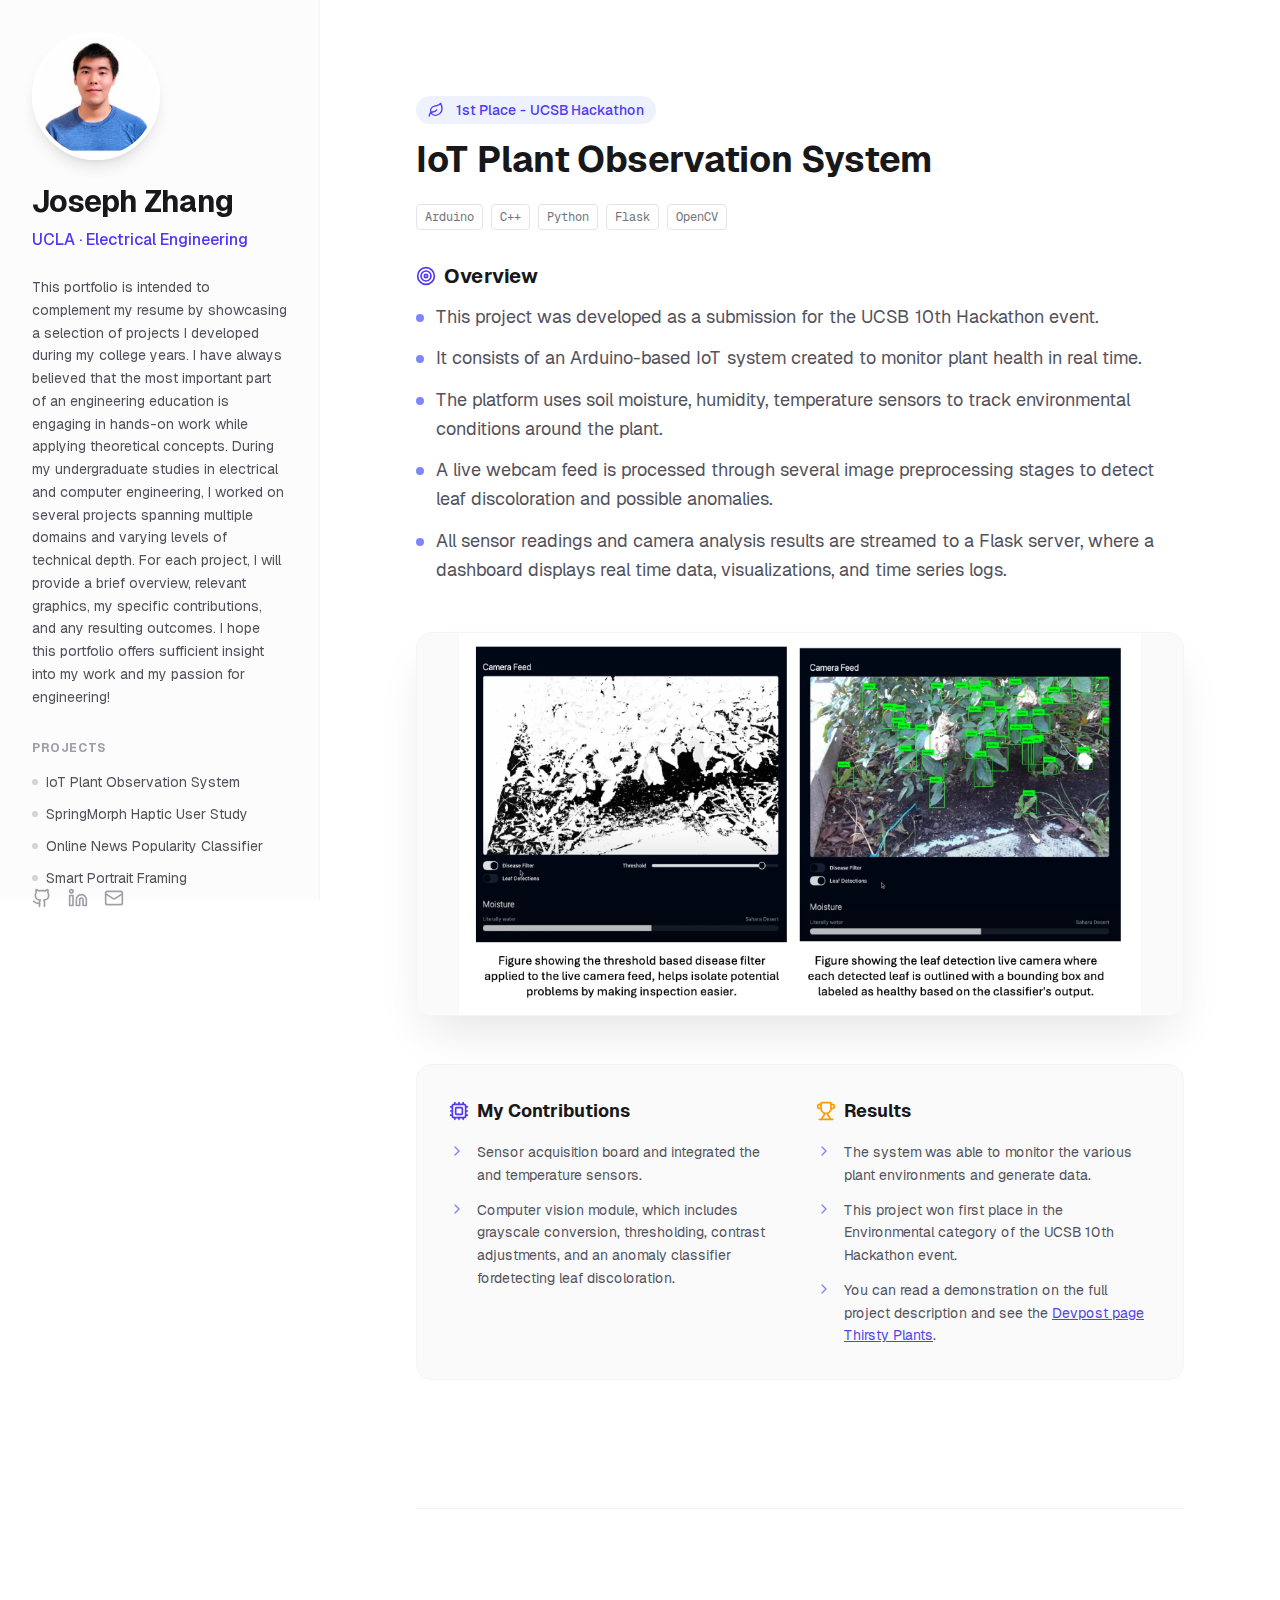
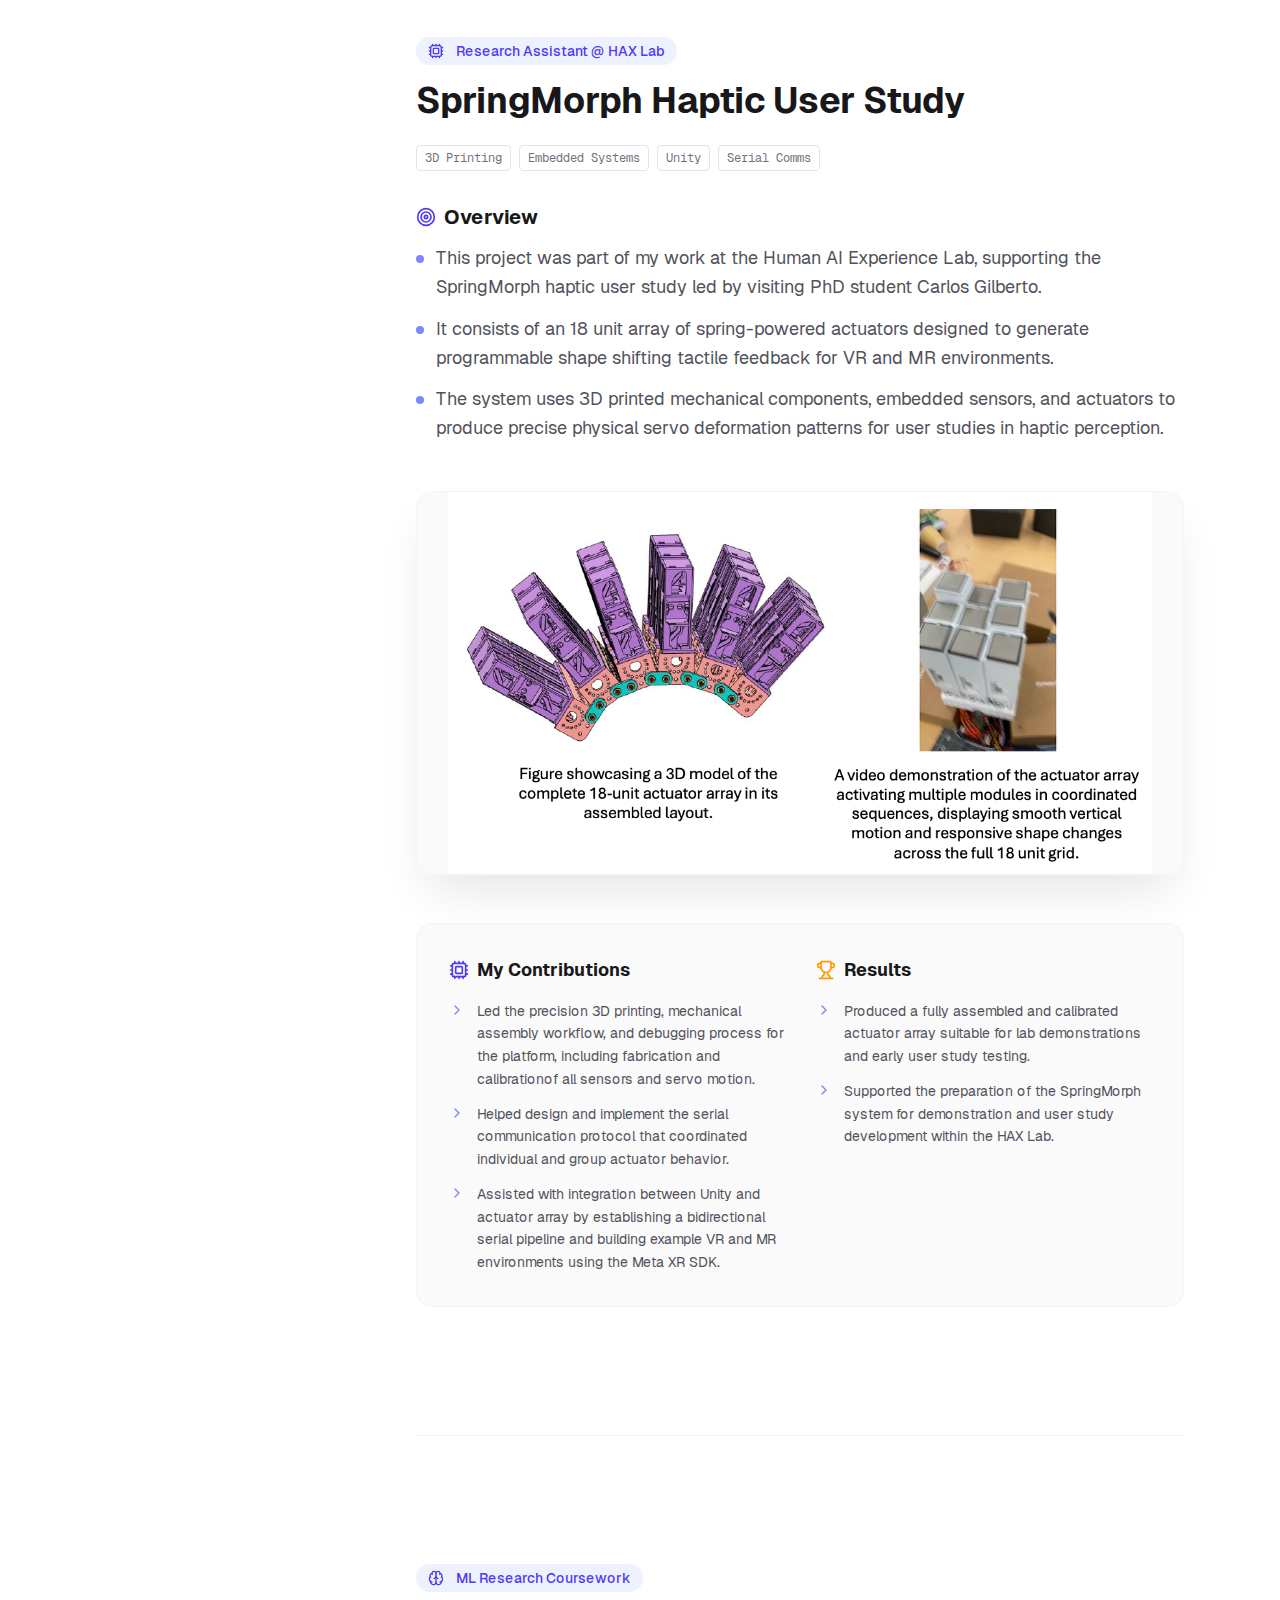
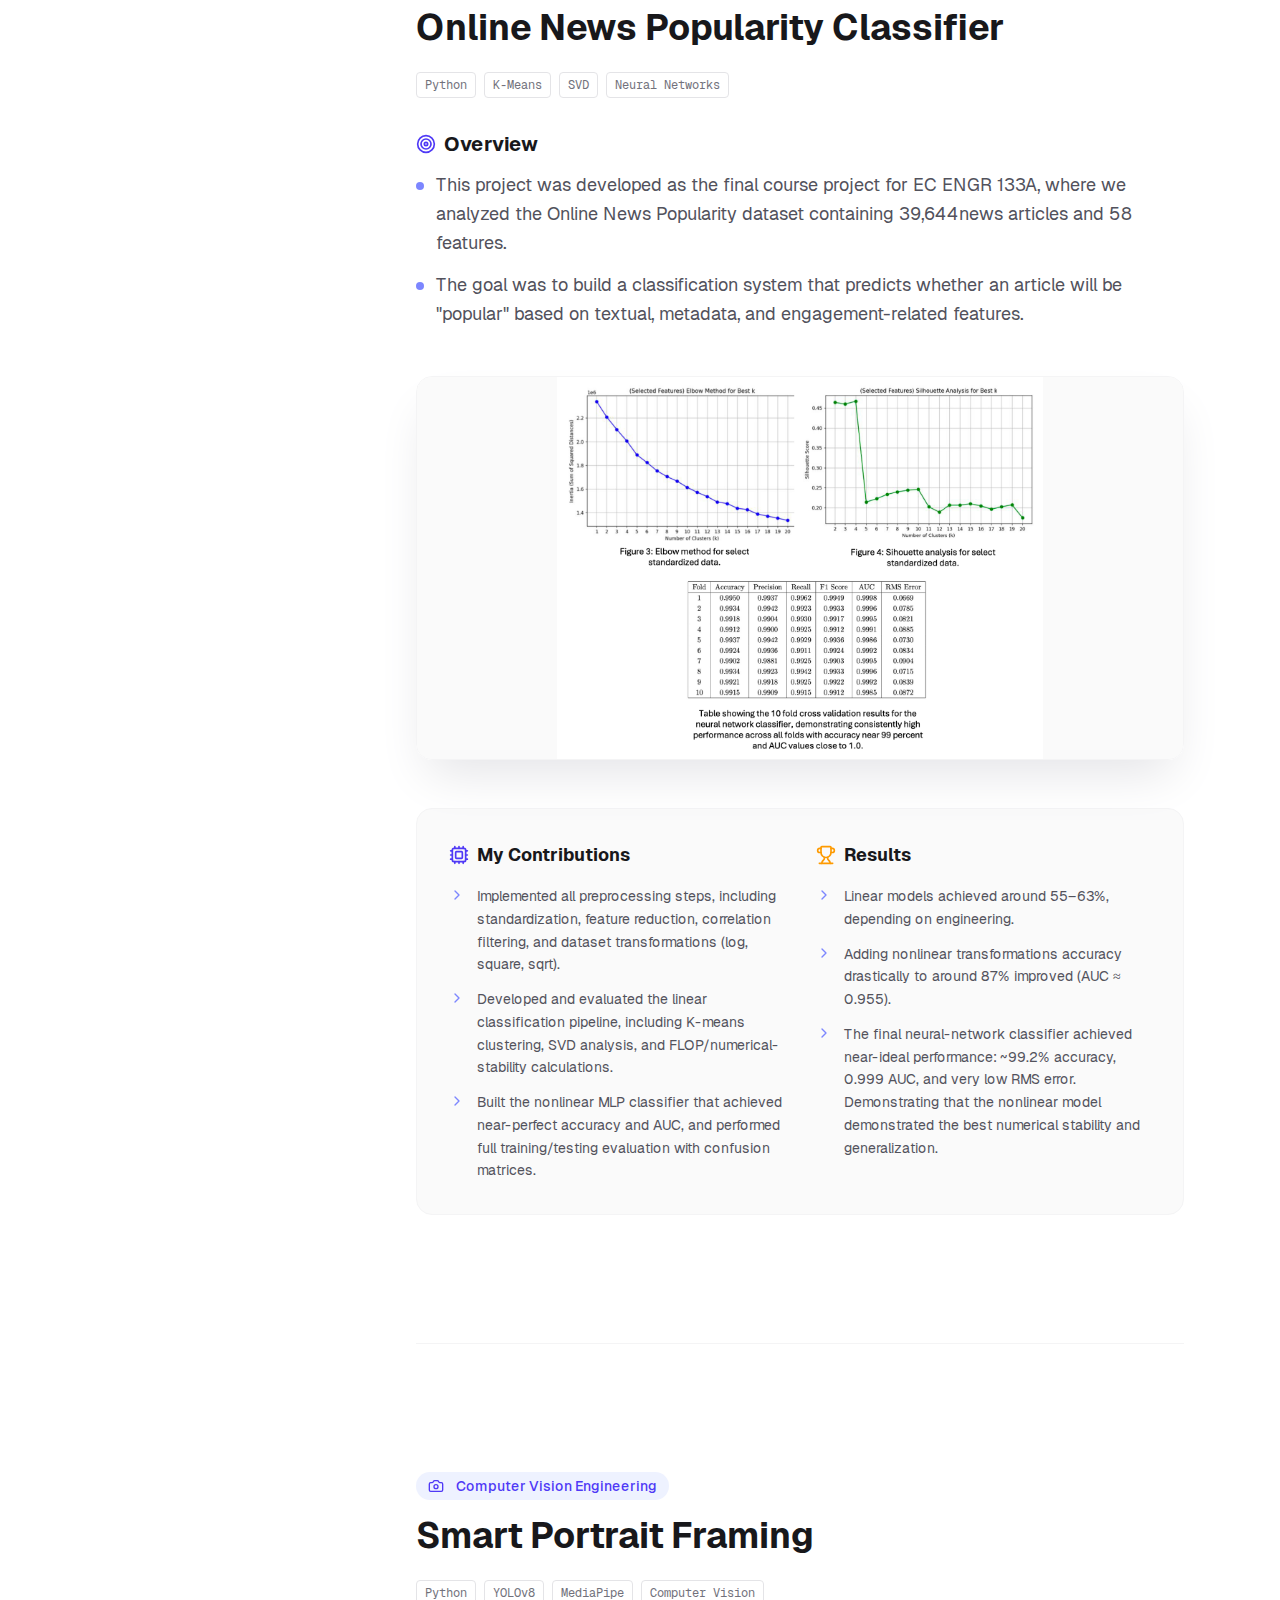
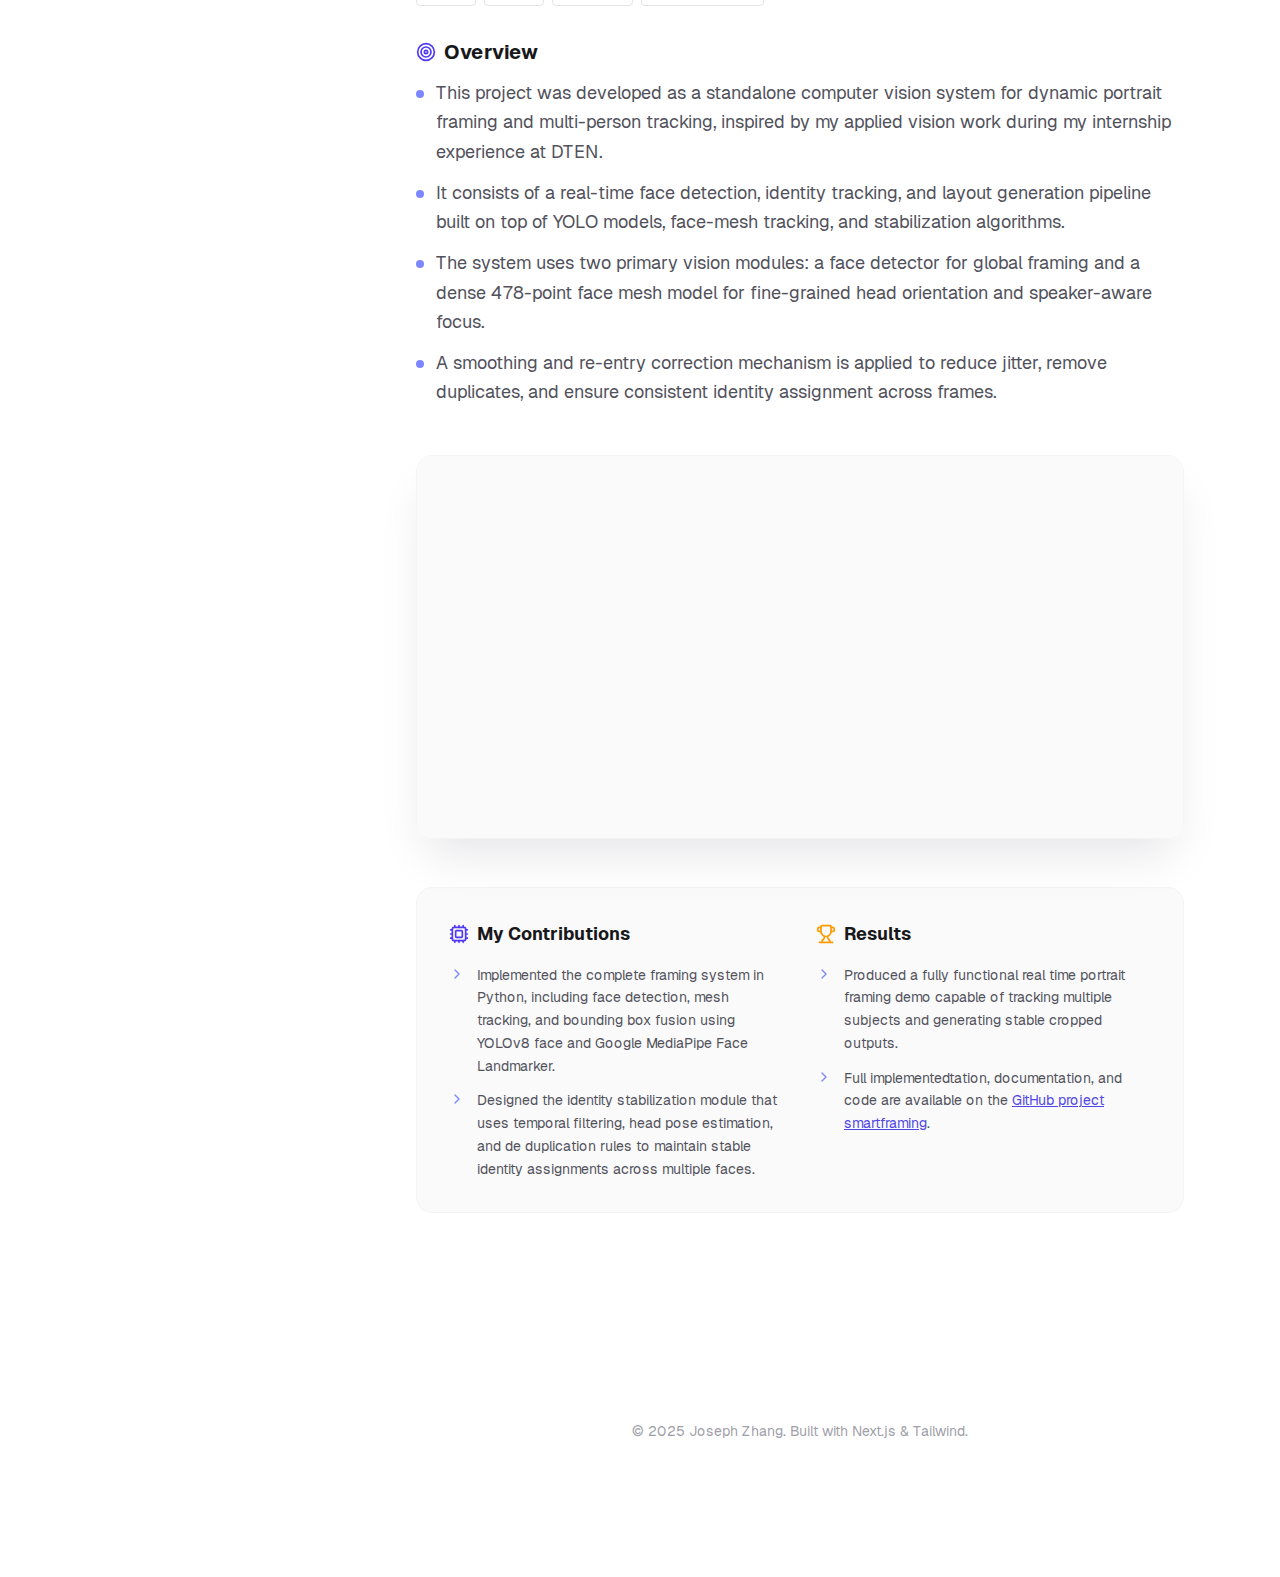
<file: index.html>
<!DOCTYPE html><!--aCotZ4_s4KCQkKZInzVlN--><html lang="en"><head><meta charSet="utf-8"/><meta name="viewport" content="width=device-width, initial-scale=1"/><link rel="preload" href="/_next/static/media/797e433ab948586e-s.p.dbea232f.woff2" as="font" crossorigin="" type="font/woff2"/><link rel="preload" href="/_next/static/media/caa3a2e1cccd8315-s.p.853070df.woff2" as="font" crossorigin="" type="font/woff2"/><link rel="stylesheet" href="/_next/static/chunks/27a96fdc2b616e41.css" data-precedence="next"/><link rel="preload" as="script" fetchPriority="low" href="/_next/static/chunks/9bbe87b3dd8dae73.js"/><script src="/_next/static/chunks/f8617911347c6989.js" async=""></script><script src="/_next/static/chunks/99fb14d46fc3e0c6.js" async=""></script><script src="/_next/static/chunks/turbopack-a1028a5bd855fbef.js" async=""></script><script src="/_next/static/chunks/ff1a16fafef87110.js" async=""></script><script src="/_next/static/chunks/247eb132b7f7b574.js" async=""></script><script src="/_next/static/chunks/2d6d48e05a4b738b.js" async=""></script><meta name="next-size-adjust" content=""/><title>Create Next App</title><meta name="description" content="Generated by create next app"/><link rel="icon" href="/favicon.ico?favicon.0b3bf435.ico" sizes="256x256" type="image/x-icon"/><script src="/_next/static/chunks/a6dad97d9634a72d.js" noModule=""></script></head><body class="geist_a71539c9-module__T19VSG__variable geist_mono_8d43a2aa-module__8Li5zG__variable antialiased"><div hidden=""><!--$--><!--/$--></div><div class="min-h-screen bg-white text-zinc-900 font-sans selection:bg-indigo-100 selection:text-indigo-900"><nav class="fixed top-0 left-0 w-full z-50 bg-white/80 backdrop-blur-md border-b border-zinc-200 px-6 py-4 flex justify-between items-center md:hidden"><span class="font-bold text-lg">Joseph Zhang</span><a href="https://ta1cy.github.io" class="text-sm font-medium text-indigo-600">GitHub Profile</a></nav><div class="max-w-7xl mx-auto flex flex-col md:flex-row"><aside class="md:w-1/3 lg:w-1/4 md:h-screen md:sticky md:top-0 p-8 flex flex-col justify-between border-r border-zinc-100 bg-zinc-50/50 pt-20 md:pt-8"><div><div class="relative w-32 h-32 mb-6 rounded-full overflow-hidden border-4 border-white shadow-lg"><img alt="Profile" loading="lazy" decoding="async" data-nimg="fill" class="object-cover" style="position:absolute;height:100%;width:100%;left:0;top:0;right:0;bottom:0;color:transparent" src="/profile.jpg"/></div><h1 class="text-3xl font-bold tracking-tight text-zinc-900 mb-2">Joseph Zhang</h1><p class="text-indigo-600 font-medium mb-6">UCLA · Electrical Engineering</p><p class="text-zinc-600 text-sm leading-relaxed mb-8">This portfolio is intended to complement my resume by showcasing a selection of projects I developed during my college years. I have always believed that the most important part of an engineering education is engaging in hands-on work while applying theoretical concepts. During my undergraduate studies in electrical and computer engineering, I worked on several projects spanning multiple domains and varying levels of technical depth. For each project, I will provide a brief overview, relevant graphics, my specific contributions, and any resulting outcomes. I hope this portfolio offers sufficient insight into my work and my passion for engineering!</p><nav class="hidden md:block"><p class="text-xs font-bold text-zinc-400 uppercase tracking-wider mb-4">Projects</p><ul class="space-y-3"><li><a href="#iot-plant" class="flex items-center gap-2 text-sm text-zinc-600 hover:text-indigo-600 transition group"><span class="w-1.5 h-1.5 rounded-full bg-zinc-300 group-hover:bg-indigo-600 transition"></span>IoT Plant Observation System</a></li><li><a href="#spring-morph" class="flex items-center gap-2 text-sm text-zinc-600 hover:text-indigo-600 transition group"><span class="w-1.5 h-1.5 rounded-full bg-zinc-300 group-hover:bg-indigo-600 transition"></span>SpringMorph Haptic User Study</a></li><li><a href="#news-classifier" class="flex items-center gap-2 text-sm text-zinc-600 hover:text-indigo-600 transition group"><span class="w-1.5 h-1.5 rounded-full bg-zinc-300 group-hover:bg-indigo-600 transition"></span>Online News Popularity Classifier</a></li><li><a href="#smart-framing" class="flex items-center gap-2 text-sm text-zinc-600 hover:text-indigo-600 transition group"><span class="w-1.5 h-1.5 rounded-full bg-zinc-300 group-hover:bg-indigo-600 transition"></span>Smart Portrait Framing</a></li></ul></nav></div><div class="flex gap-4 mt-8 md:mt-0"><a href="https://ta1cy.github.io" target="_blank" class="text-zinc-400 hover:text-zinc-900"><svg xmlns="http://www.w3.org/2000/svg" width="24" height="24" viewBox="0 0 24 24" fill="none" stroke="currentColor" stroke-width="2" stroke-linecap="round" stroke-linejoin="round" class="lucide lucide-github w-5 h-5" aria-hidden="true"><path d="M15 22v-4a4.8 4.8 0 0 0-1-3.5c3 0 6-2 6-5.5.08-1.25-.27-2.48-1-3.5.28-1.15.28-2.35 0-3.5 0 0-1 0-3 1.5-2.64-.5-5.36-.5-8 0C6 2 5 2 5 2c-.3 1.15-.3 2.35 0 3.5A5.403 5.403 0 0 0 4 9c0 3.5 3 5.5 6 5.5-.39.49-.68 1.05-.85 1.65-.17.6-.22 1.23-.15 1.85v4"></path><path d="M9 18c-4.51 2-5-2-7-2"></path></svg></a><a href="https://linkedin.com/in/jz432" target="_blank" class="text-zinc-400 hover:text-zinc-900"><svg xmlns="http://www.w3.org/2000/svg" width="24" height="24" viewBox="0 0 24 24" fill="none" stroke="currentColor" stroke-width="2" stroke-linecap="round" stroke-linejoin="round" class="lucide lucide-linkedin w-5 h-5" aria-hidden="true"><path d="M16 8a6 6 0 0 1 6 6v7h-4v-7a2 2 0 0 0-2-2 2 2 0 0 0-2 2v7h-4v-7a6 6 0 0 1 6-6z"></path><rect width="4" height="12" x="2" y="9"></rect><circle cx="4" cy="4" r="2"></circle></svg></a><a href="mailto:yanzh2432@gmail.com" class="text-zinc-400 hover:text-zinc-900"><svg xmlns="http://www.w3.org/2000/svg" width="24" height="24" viewBox="0 0 24 24" fill="none" stroke="currentColor" stroke-width="2" stroke-linecap="round" stroke-linejoin="round" class="lucide lucide-mail w-5 h-5" aria-hidden="true"><path d="m22 7-8.991 5.727a2 2 0 0 1-2.009 0L2 7"></path><rect x="2" y="4" width="20" height="16" rx="2"></rect></svg></a></div></aside><main class="md:w-2/3 lg:w-3/4 p-6 md:p-16 lg:p-24 space-y-32"><section id="iot-plant" class="scroll-mt-20"><div class="mb-8"><div class="flex items-center gap-3 mb-4 text-indigo-600 font-medium text-sm bg-indigo-50 w-fit px-3 py-1 rounded-full"><svg xmlns="http://www.w3.org/2000/svg" width="24" height="24" viewBox="0 0 24 24" fill="none" stroke="currentColor" stroke-width="2" stroke-linecap="round" stroke-linejoin="round" class="lucide lucide-leaf w-4 h-4" aria-hidden="true"><path d="M11 20A7 7 0 0 1 9.8 6.1C15.5 5 17 4.48 19 2c1 2 2 4.18 2 8 0 5.5-4.78 10-10 10Z"></path><path d="M2 21c0-3 1.85-5.36 5.08-6C9.5 14.52 12 13 13 12"></path></svg>1st Place - UCSB Hackathon</div><h2 class="text-3xl md:text-4xl font-bold text-zinc-900 mb-6">IoT Plant Observation System</h2><div class="flex flex-wrap gap-2 mb-8"><span class="text-xs font-mono text-zinc-500 border border-zinc-200 px-2 py-1 rounded">Arduino</span><span class="text-xs font-mono text-zinc-500 border border-zinc-200 px-2 py-1 rounded">C++</span><span class="text-xs font-mono text-zinc-500 border border-zinc-200 px-2 py-1 rounded">Python</span><span class="text-xs font-mono text-zinc-500 border border-zinc-200 px-2 py-1 rounded">Flask</span><span class="text-xs font-mono text-zinc-500 border border-zinc-200 px-2 py-1 rounded">OpenCV</span></div></div><div class="grid grid-cols-1 gap-12"><div class="prose prose-zinc max-w-none"><h3 class="text-xl font-bold text-zinc-900 mb-3 flex items-center gap-2"><svg xmlns="http://www.w3.org/2000/svg" width="24" height="24" viewBox="0 0 24 24" fill="none" stroke="currentColor" stroke-width="2" stroke-linecap="round" stroke-linejoin="round" class="lucide lucide-target w-5 h-5 text-indigo-600" aria-hidden="true"><circle cx="12" cy="12" r="10"></circle><circle cx="12" cy="12" r="6"></circle><circle cx="12" cy="12" r="2"></circle></svg> Overview</h3><ul class="space-y-3"><li class="flex gap-3 text-zinc-600 leading-relaxed text-lg"><span class="w-2 h-2 bg-indigo-400 rounded-full shrink-0 mt-3"></span>This project was developed as a submission for the UCSB 10th Hackathon event.</li><li class="flex gap-3 text-zinc-600 leading-relaxed text-lg"><span class="w-2 h-2 bg-indigo-400 rounded-full shrink-0 mt-3"></span>It consists of an Arduino-based IoT system created to monitor plant health in real time.</li><li class="flex gap-3 text-zinc-600 leading-relaxed text-lg"><span class="w-2 h-2 bg-indigo-400 rounded-full shrink-0 mt-3"></span>The platform uses soil moisture, humidity, temperature sensors to track environmental conditions around the plant.</li><li class="flex gap-3 text-zinc-600 leading-relaxed text-lg"><span class="w-2 h-2 bg-indigo-400 rounded-full shrink-0 mt-3"></span>A live webcam feed is processed through several image preprocessing stages to detect leaf discoloration and possible anomalies.</li><li class="flex gap-3 text-zinc-600 leading-relaxed text-lg"><span class="w-2 h-2 bg-indigo-400 rounded-full shrink-0 mt-3"></span>All sensor readings and camera analysis results are streamed to a Flask server, where a dashboard displays real time data, visualizations, and time series logs.</li></ul></div><div class="relative w-full aspect-[4/3] max-h-96 rounded-2xl overflow-hidden shadow-2xl shadow-zinc-200 border border-zinc-100"><img alt="IoT Plant Observation System" loading="lazy" decoding="async" data-nimg="fill" class="object-contain hover:scale-105 transition duration-700 bg-zinc-50" style="position:absolute;height:100%;width:100%;left:0;top:0;right:0;bottom:0;color:transparent" src="/plant-iot.png"/></div><div class="grid md:grid-cols-2 gap-8 bg-zinc-50 p-8 rounded-2xl border border-zinc-100"><div><h3 class="text-lg font-bold text-zinc-900 mb-4 flex items-center gap-2"><svg xmlns="http://www.w3.org/2000/svg" width="24" height="24" viewBox="0 0 24 24" fill="none" stroke="currentColor" stroke-width="2" stroke-linecap="round" stroke-linejoin="round" class="lucide lucide-cpu w-5 h-5 text-indigo-600" aria-hidden="true"><path d="M12 20v2"></path><path d="M12 2v2"></path><path d="M17 20v2"></path><path d="M17 2v2"></path><path d="M2 12h2"></path><path d="M2 17h2"></path><path d="M2 7h2"></path><path d="M20 12h2"></path><path d="M20 17h2"></path><path d="M20 7h2"></path><path d="M7 20v2"></path><path d="M7 2v2"></path><rect x="4" y="4" width="16" height="16" rx="2"></rect><rect x="8" y="8" width="8" height="8" rx="1"></rect></svg> My Contributions</h3><ul class="space-y-3"><li class="flex gap-3 text-zinc-600 text-sm leading-relaxed"><svg xmlns="http://www.w3.org/2000/svg" width="24" height="24" viewBox="0 0 24 24" fill="none" stroke="currentColor" stroke-width="2" stroke-linecap="round" stroke-linejoin="round" class="lucide lucide-chevron-right w-4 h-4 text-indigo-400 shrink-0 mt-0.5" aria-hidden="true"><path d="m9 18 6-6-6-6"></path></svg>Sensor acquisition board and integrated the and temperature sensors.</li><li class="flex gap-3 text-zinc-600 text-sm leading-relaxed"><svg xmlns="http://www.w3.org/2000/svg" width="24" height="24" viewBox="0 0 24 24" fill="none" stroke="currentColor" stroke-width="2" stroke-linecap="round" stroke-linejoin="round" class="lucide lucide-chevron-right w-4 h-4 text-indigo-400 shrink-0 mt-0.5" aria-hidden="true"><path d="m9 18 6-6-6-6"></path></svg>Computer vision module, which includes grayscale conversion, thresholding, contrast adjustments, and an anomaly classifier fordetecting leaf discoloration.</li></ul></div><div><h3 class="text-lg font-bold text-zinc-900 mb-4 flex items-center gap-2"><svg xmlns="http://www.w3.org/2000/svg" width="24" height="24" viewBox="0 0 24 24" fill="none" stroke="currentColor" stroke-width="2" stroke-linecap="round" stroke-linejoin="round" class="lucide lucide-trophy w-5 h-5 text-amber-500" aria-hidden="true"><path d="M10 14.66v1.626a2 2 0 0 1-.976 1.696A5 5 0 0 0 7 21.978"></path><path d="M14 14.66v1.626a2 2 0 0 0 .976 1.696A5 5 0 0 1 17 21.978"></path><path d="M18 9h1.5a1 1 0 0 0 0-5H18"></path><path d="M4 22h16"></path><path d="M6 9a6 6 0 0 0 12 0V3a1 1 0 0 0-1-1H7a1 1 0 0 0-1 1z"></path><path d="M6 9H4.5a1 1 0 0 1 0-5H6"></path></svg> Results</h3><ul class="space-y-3"><li class="flex gap-3 text-zinc-600 text-sm leading-relaxed"><svg xmlns="http://www.w3.org/2000/svg" width="24" height="24" viewBox="0 0 24 24" fill="none" stroke="currentColor" stroke-width="2" stroke-linecap="round" stroke-linejoin="round" class="lucide lucide-chevron-right w-4 h-4 text-indigo-400 shrink-0 mt-0.5" aria-hidden="true"><path d="m9 18 6-6-6-6"></path></svg><span>The system was able to monitor the various plant environments and generate data.</span></li><li class="flex gap-3 text-zinc-600 text-sm leading-relaxed"><svg xmlns="http://www.w3.org/2000/svg" width="24" height="24" viewBox="0 0 24 24" fill="none" stroke="currentColor" stroke-width="2" stroke-linecap="round" stroke-linejoin="round" class="lucide lucide-chevron-right w-4 h-4 text-indigo-400 shrink-0 mt-0.5" aria-hidden="true"><path d="m9 18 6-6-6-6"></path></svg><span>This project won first place in the Environmental category of the UCSB 10th Hackathon event.</span></li><li class="flex gap-3 text-zinc-600 text-sm leading-relaxed"><svg xmlns="http://www.w3.org/2000/svg" width="24" height="24" viewBox="0 0 24 24" fill="none" stroke="currentColor" stroke-width="2" stroke-linecap="round" stroke-linejoin="round" class="lucide lucide-chevron-right w-4 h-4 text-indigo-400 shrink-0 mt-0.5" aria-hidden="true"><path d="m9 18 6-6-6-6"></path></svg><span>You can read a demonstration on the full project description and see the <a href='https://devpost.com/software/thirsty-plants?_gl=1*1m9iuph*_gcl_au*MTgzNTA5Nzc2NC4xNzU5MjE1MTAy*_ga*MjEwNTc5OTc2My4xNzU5MjE1MTAy*_ga_0YHJK3Y10M*czE3NjQwOTY2ODYkbzckZzEkdDE3NjQwOTg3MTAkajU2JGwwJGgw' target='_blank' style='color: #4f46e5; text-decoration: underline;'>Devpost page Thirsty Plants</a>.</span></li></ul></div></div></div><div class="w-full h-px bg-zinc-100 mt-32"></div></section><section id="spring-morph" class="scroll-mt-20"><div class="mb-8"><div class="flex items-center gap-3 mb-4 text-indigo-600 font-medium text-sm bg-indigo-50 w-fit px-3 py-1 rounded-full"><svg xmlns="http://www.w3.org/2000/svg" width="24" height="24" viewBox="0 0 24 24" fill="none" stroke="currentColor" stroke-width="2" stroke-linecap="round" stroke-linejoin="round" class="lucide lucide-cpu w-4 h-4" aria-hidden="true"><path d="M12 20v2"></path><path d="M12 2v2"></path><path d="M17 20v2"></path><path d="M17 2v2"></path><path d="M2 12h2"></path><path d="M2 17h2"></path><path d="M2 7h2"></path><path d="M20 12h2"></path><path d="M20 17h2"></path><path d="M20 7h2"></path><path d="M7 20v2"></path><path d="M7 2v2"></path><rect x="4" y="4" width="16" height="16" rx="2"></rect><rect x="8" y="8" width="8" height="8" rx="1"></rect></svg>Research Assistant @ HAX Lab</div><h2 class="text-3xl md:text-4xl font-bold text-zinc-900 mb-6">SpringMorph Haptic User Study</h2><div class="flex flex-wrap gap-2 mb-8"><span class="text-xs font-mono text-zinc-500 border border-zinc-200 px-2 py-1 rounded">3D Printing</span><span class="text-xs font-mono text-zinc-500 border border-zinc-200 px-2 py-1 rounded">Embedded Systems</span><span class="text-xs font-mono text-zinc-500 border border-zinc-200 px-2 py-1 rounded">Unity</span><span class="text-xs font-mono text-zinc-500 border border-zinc-200 px-2 py-1 rounded">Serial Comms</span></div></div><div class="grid grid-cols-1 gap-12"><div class="prose prose-zinc max-w-none"><h3 class="text-xl font-bold text-zinc-900 mb-3 flex items-center gap-2"><svg xmlns="http://www.w3.org/2000/svg" width="24" height="24" viewBox="0 0 24 24" fill="none" stroke="currentColor" stroke-width="2" stroke-linecap="round" stroke-linejoin="round" class="lucide lucide-target w-5 h-5 text-indigo-600" aria-hidden="true"><circle cx="12" cy="12" r="10"></circle><circle cx="12" cy="12" r="6"></circle><circle cx="12" cy="12" r="2"></circle></svg> Overview</h3><ul class="space-y-3"><li class="flex gap-3 text-zinc-600 leading-relaxed text-lg"><span class="w-2 h-2 bg-indigo-400 rounded-full shrink-0 mt-3"></span>This project was part of my work at the Human AI Experience Lab, supporting the SpringMorph haptic user study led by visiting PhD student Carlos Gilberto.</li><li class="flex gap-3 text-zinc-600 leading-relaxed text-lg"><span class="w-2 h-2 bg-indigo-400 rounded-full shrink-0 mt-3"></span>It consists of an 18 unit array of spring-powered actuators designed to generate programmable shape shifting tactile feedback for VR and MR environments.</li><li class="flex gap-3 text-zinc-600 leading-relaxed text-lg"><span class="w-2 h-2 bg-indigo-400 rounded-full shrink-0 mt-3"></span>The system uses 3D printed mechanical components, embedded sensors, and actuators to produce precise physical servo deformation patterns for user studies in haptic perception.</li></ul></div><div class="relative w-full aspect-[4/3] max-h-96 rounded-2xl overflow-hidden shadow-2xl shadow-zinc-200 border border-zinc-100"><img alt="SpringMorph Haptic User Study" loading="lazy" decoding="async" data-nimg="fill" class="object-contain hover:scale-105 transition duration-700 bg-zinc-50" style="position:absolute;height:100%;width:100%;left:0;top:0;right:0;bottom:0;color:transparent" src="/springmorph.png"/></div><div class="grid md:grid-cols-2 gap-8 bg-zinc-50 p-8 rounded-2xl border border-zinc-100"><div><h3 class="text-lg font-bold text-zinc-900 mb-4 flex items-center gap-2"><svg xmlns="http://www.w3.org/2000/svg" width="24" height="24" viewBox="0 0 24 24" fill="none" stroke="currentColor" stroke-width="2" stroke-linecap="round" stroke-linejoin="round" class="lucide lucide-cpu w-5 h-5 text-indigo-600" aria-hidden="true"><path d="M12 20v2"></path><path d="M12 2v2"></path><path d="M17 20v2"></path><path d="M17 2v2"></path><path d="M2 12h2"></path><path d="M2 17h2"></path><path d="M2 7h2"></path><path d="M20 12h2"></path><path d="M20 17h2"></path><path d="M20 7h2"></path><path d="M7 20v2"></path><path d="M7 2v2"></path><rect x="4" y="4" width="16" height="16" rx="2"></rect><rect x="8" y="8" width="8" height="8" rx="1"></rect></svg> My Contributions</h3><ul class="space-y-3"><li class="flex gap-3 text-zinc-600 text-sm leading-relaxed"><svg xmlns="http://www.w3.org/2000/svg" width="24" height="24" viewBox="0 0 24 24" fill="none" stroke="currentColor" stroke-width="2" stroke-linecap="round" stroke-linejoin="round" class="lucide lucide-chevron-right w-4 h-4 text-indigo-400 shrink-0 mt-0.5" aria-hidden="true"><path d="m9 18 6-6-6-6"></path></svg>Led the precision 3D printing, mechanical assembly workflow, and debugging process for the platform, including fabrication and calibrationof all sensors and servo motion.</li><li class="flex gap-3 text-zinc-600 text-sm leading-relaxed"><svg xmlns="http://www.w3.org/2000/svg" width="24" height="24" viewBox="0 0 24 24" fill="none" stroke="currentColor" stroke-width="2" stroke-linecap="round" stroke-linejoin="round" class="lucide lucide-chevron-right w-4 h-4 text-indigo-400 shrink-0 mt-0.5" aria-hidden="true"><path d="m9 18 6-6-6-6"></path></svg>Helped design and implement the serial communication protocol that coordinated individual and group actuator behavior.</li><li class="flex gap-3 text-zinc-600 text-sm leading-relaxed"><svg xmlns="http://www.w3.org/2000/svg" width="24" height="24" viewBox="0 0 24 24" fill="none" stroke="currentColor" stroke-width="2" stroke-linecap="round" stroke-linejoin="round" class="lucide lucide-chevron-right w-4 h-4 text-indigo-400 shrink-0 mt-0.5" aria-hidden="true"><path d="m9 18 6-6-6-6"></path></svg>Assisted with integration between Unity and actuator array by establishing a bidirectional serial pipeline and building example VR and MR environments using the Meta XR SDK.</li></ul></div><div><h3 class="text-lg font-bold text-zinc-900 mb-4 flex items-center gap-2"><svg xmlns="http://www.w3.org/2000/svg" width="24" height="24" viewBox="0 0 24 24" fill="none" stroke="currentColor" stroke-width="2" stroke-linecap="round" stroke-linejoin="round" class="lucide lucide-trophy w-5 h-5 text-amber-500" aria-hidden="true"><path d="M10 14.66v1.626a2 2 0 0 1-.976 1.696A5 5 0 0 0 7 21.978"></path><path d="M14 14.66v1.626a2 2 0 0 0 .976 1.696A5 5 0 0 1 17 21.978"></path><path d="M18 9h1.5a1 1 0 0 0 0-5H18"></path><path d="M4 22h16"></path><path d="M6 9a6 6 0 0 0 12 0V3a1 1 0 0 0-1-1H7a1 1 0 0 0-1 1z"></path><path d="M6 9H4.5a1 1 0 0 1 0-5H6"></path></svg> Results</h3><ul class="space-y-3"><li class="flex gap-3 text-zinc-600 text-sm leading-relaxed"><svg xmlns="http://www.w3.org/2000/svg" width="24" height="24" viewBox="0 0 24 24" fill="none" stroke="currentColor" stroke-width="2" stroke-linecap="round" stroke-linejoin="round" class="lucide lucide-chevron-right w-4 h-4 text-indigo-400 shrink-0 mt-0.5" aria-hidden="true"><path d="m9 18 6-6-6-6"></path></svg><span>Produced a fully assembled and calibrated actuator array suitable for lab demonstrations and early user study testing.</span></li><li class="flex gap-3 text-zinc-600 text-sm leading-relaxed"><svg xmlns="http://www.w3.org/2000/svg" width="24" height="24" viewBox="0 0 24 24" fill="none" stroke="currentColor" stroke-width="2" stroke-linecap="round" stroke-linejoin="round" class="lucide lucide-chevron-right w-4 h-4 text-indigo-400 shrink-0 mt-0.5" aria-hidden="true"><path d="m9 18 6-6-6-6"></path></svg><span>Supported the preparation of the SpringMorph system for demonstration and user study development within the HAX Lab.</span></li></ul></div></div></div><div class="w-full h-px bg-zinc-100 mt-32"></div></section><section id="news-classifier" class="scroll-mt-20"><div class="mb-8"><div class="flex items-center gap-3 mb-4 text-indigo-600 font-medium text-sm bg-indigo-50 w-fit px-3 py-1 rounded-full"><svg xmlns="http://www.w3.org/2000/svg" width="24" height="24" viewBox="0 0 24 24" fill="none" stroke="currentColor" stroke-width="2" stroke-linecap="round" stroke-linejoin="round" class="lucide lucide-brain w-4 h-4" aria-hidden="true"><path d="M12 18V5"></path><path d="M15 13a4.17 4.17 0 0 1-3-4 4.17 4.17 0 0 1-3 4"></path><path d="M17.598 6.5A3 3 0 1 0 12 5a3 3 0 1 0-5.598 1.5"></path><path d="M17.997 5.125a4 4 0 0 1 2.526 5.77"></path><path d="M18 18a4 4 0 0 0 2-7.464"></path><path d="M19.967 17.483A4 4 0 1 1 12 18a4 4 0 1 1-7.967-.517"></path><path d="M6 18a4 4 0 0 1-2-7.464"></path><path d="M6.003 5.125a4 4 0 0 0-2.526 5.77"></path></svg>ML Research Coursework</div><h2 class="text-3xl md:text-4xl font-bold text-zinc-900 mb-6">Online News Popularity Classifier</h2><div class="flex flex-wrap gap-2 mb-8"><span class="text-xs font-mono text-zinc-500 border border-zinc-200 px-2 py-1 rounded">Python</span><span class="text-xs font-mono text-zinc-500 border border-zinc-200 px-2 py-1 rounded">K-Means</span><span class="text-xs font-mono text-zinc-500 border border-zinc-200 px-2 py-1 rounded">SVD</span><span class="text-xs font-mono text-zinc-500 border border-zinc-200 px-2 py-1 rounded">Neural Networks</span></div></div><div class="grid grid-cols-1 gap-12"><div class="prose prose-zinc max-w-none"><h3 class="text-xl font-bold text-zinc-900 mb-3 flex items-center gap-2"><svg xmlns="http://www.w3.org/2000/svg" width="24" height="24" viewBox="0 0 24 24" fill="none" stroke="currentColor" stroke-width="2" stroke-linecap="round" stroke-linejoin="round" class="lucide lucide-target w-5 h-5 text-indigo-600" aria-hidden="true"><circle cx="12" cy="12" r="10"></circle><circle cx="12" cy="12" r="6"></circle><circle cx="12" cy="12" r="2"></circle></svg> Overview</h3><ul class="space-y-3"><li class="flex gap-3 text-zinc-600 leading-relaxed text-lg"><span class="w-2 h-2 bg-indigo-400 rounded-full shrink-0 mt-3"></span>This project was developed as the final course project for EC ENGR 133A, where we analyzed the Online News Popularity dataset containing 39,644news articles and 58 features.</li><li class="flex gap-3 text-zinc-600 leading-relaxed text-lg"><span class="w-2 h-2 bg-indigo-400 rounded-full shrink-0 mt-3"></span>The goal was to build a classification system that predicts whether an article will be &quot;popular&quot; based on textual, metadata, and engagement-related features.</li></ul></div><div class="relative w-full aspect-[4/3] max-h-96 rounded-2xl overflow-hidden shadow-2xl shadow-zinc-200 border border-zinc-100"><img alt="Online News Popularity Classifier" loading="lazy" decoding="async" data-nimg="fill" class="object-contain hover:scale-105 transition duration-700 bg-zinc-50" style="position:absolute;height:100%;width:100%;left:0;top:0;right:0;bottom:0;color:transparent" src="/news-ai.png"/></div><div class="grid md:grid-cols-2 gap-8 bg-zinc-50 p-8 rounded-2xl border border-zinc-100"><div><h3 class="text-lg font-bold text-zinc-900 mb-4 flex items-center gap-2"><svg xmlns="http://www.w3.org/2000/svg" width="24" height="24" viewBox="0 0 24 24" fill="none" stroke="currentColor" stroke-width="2" stroke-linecap="round" stroke-linejoin="round" class="lucide lucide-cpu w-5 h-5 text-indigo-600" aria-hidden="true"><path d="M12 20v2"></path><path d="M12 2v2"></path><path d="M17 20v2"></path><path d="M17 2v2"></path><path d="M2 12h2"></path><path d="M2 17h2"></path><path d="M2 7h2"></path><path d="M20 12h2"></path><path d="M20 17h2"></path><path d="M20 7h2"></path><path d="M7 20v2"></path><path d="M7 2v2"></path><rect x="4" y="4" width="16" height="16" rx="2"></rect><rect x="8" y="8" width="8" height="8" rx="1"></rect></svg> My Contributions</h3><ul class="space-y-3"><li class="flex gap-3 text-zinc-600 text-sm leading-relaxed"><svg xmlns="http://www.w3.org/2000/svg" width="24" height="24" viewBox="0 0 24 24" fill="none" stroke="currentColor" stroke-width="2" stroke-linecap="round" stroke-linejoin="round" class="lucide lucide-chevron-right w-4 h-4 text-indigo-400 shrink-0 mt-0.5" aria-hidden="true"><path d="m9 18 6-6-6-6"></path></svg>Implemented all preprocessing steps, including standardization, feature reduction, correlation filtering, and dataset transformations (log, square, sqrt).</li><li class="flex gap-3 text-zinc-600 text-sm leading-relaxed"><svg xmlns="http://www.w3.org/2000/svg" width="24" height="24" viewBox="0 0 24 24" fill="none" stroke="currentColor" stroke-width="2" stroke-linecap="round" stroke-linejoin="round" class="lucide lucide-chevron-right w-4 h-4 text-indigo-400 shrink-0 mt-0.5" aria-hidden="true"><path d="m9 18 6-6-6-6"></path></svg>Developed and evaluated the linear classification pipeline, including K-means clustering, SVD analysis, and FLOP/numerical-stability calculations.</li><li class="flex gap-3 text-zinc-600 text-sm leading-relaxed"><svg xmlns="http://www.w3.org/2000/svg" width="24" height="24" viewBox="0 0 24 24" fill="none" stroke="currentColor" stroke-width="2" stroke-linecap="round" stroke-linejoin="round" class="lucide lucide-chevron-right w-4 h-4 text-indigo-400 shrink-0 mt-0.5" aria-hidden="true"><path d="m9 18 6-6-6-6"></path></svg>Built the nonlinear MLP classifier that achieved near-perfect accuracy and AUC, and performed full training/testing evaluation with confusion matrices.</li></ul></div><div><h3 class="text-lg font-bold text-zinc-900 mb-4 flex items-center gap-2"><svg xmlns="http://www.w3.org/2000/svg" width="24" height="24" viewBox="0 0 24 24" fill="none" stroke="currentColor" stroke-width="2" stroke-linecap="round" stroke-linejoin="round" class="lucide lucide-trophy w-5 h-5 text-amber-500" aria-hidden="true"><path d="M10 14.66v1.626a2 2 0 0 1-.976 1.696A5 5 0 0 0 7 21.978"></path><path d="M14 14.66v1.626a2 2 0 0 0 .976 1.696A5 5 0 0 1 17 21.978"></path><path d="M18 9h1.5a1 1 0 0 0 0-5H18"></path><path d="M4 22h16"></path><path d="M6 9a6 6 0 0 0 12 0V3a1 1 0 0 0-1-1H7a1 1 0 0 0-1 1z"></path><path d="M6 9H4.5a1 1 0 0 1 0-5H6"></path></svg> Results</h3><ul class="space-y-3"><li class="flex gap-3 text-zinc-600 text-sm leading-relaxed"><svg xmlns="http://www.w3.org/2000/svg" width="24" height="24" viewBox="0 0 24 24" fill="none" stroke="currentColor" stroke-width="2" stroke-linecap="round" stroke-linejoin="round" class="lucide lucide-chevron-right w-4 h-4 text-indigo-400 shrink-0 mt-0.5" aria-hidden="true"><path d="m9 18 6-6-6-6"></path></svg><span>Linear models achieved around 55–63%, depending on engineering.</span></li><li class="flex gap-3 text-zinc-600 text-sm leading-relaxed"><svg xmlns="http://www.w3.org/2000/svg" width="24" height="24" viewBox="0 0 24 24" fill="none" stroke="currentColor" stroke-width="2" stroke-linecap="round" stroke-linejoin="round" class="lucide lucide-chevron-right w-4 h-4 text-indigo-400 shrink-0 mt-0.5" aria-hidden="true"><path d="m9 18 6-6-6-6"></path></svg><span>Adding nonlinear transformations accuracy drastically to around 87% improved (AUC ≈ 0.955).</span></li><li class="flex gap-3 text-zinc-600 text-sm leading-relaxed"><svg xmlns="http://www.w3.org/2000/svg" width="24" height="24" viewBox="0 0 24 24" fill="none" stroke="currentColor" stroke-width="2" stroke-linecap="round" stroke-linejoin="round" class="lucide lucide-chevron-right w-4 h-4 text-indigo-400 shrink-0 mt-0.5" aria-hidden="true"><path d="m9 18 6-6-6-6"></path></svg><span>The final neural-network classifier achieved near-ideal performance: ~99.2% accuracy, 0.999 AUC, and very low RMS error. Demonstrating that the nonlinear model demonstrated the best numerical stability and generalization.</span></li></ul></div></div></div><div class="w-full h-px bg-zinc-100 mt-32"></div></section><section id="smart-framing" class="scroll-mt-20"><div class="mb-8"><div class="flex items-center gap-3 mb-4 text-indigo-600 font-medium text-sm bg-indigo-50 w-fit px-3 py-1 rounded-full"><svg xmlns="http://www.w3.org/2000/svg" width="24" height="24" viewBox="0 0 24 24" fill="none" stroke="currentColor" stroke-width="2" stroke-linecap="round" stroke-linejoin="round" class="lucide lucide-camera w-4 h-4" aria-hidden="true"><path d="M13.997 4a2 2 0 0 1 1.76 1.05l.486.9A2 2 0 0 0 18.003 7H20a2 2 0 0 1 2 2v9a2 2 0 0 1-2 2H4a2 2 0 0 1-2-2V9a2 2 0 0 1 2-2h1.997a2 2 0 0 0 1.759-1.048l.489-.904A2 2 0 0 1 10.004 4z"></path><circle cx="12" cy="13" r="3"></circle></svg>Computer Vision Engineering</div><h2 class="text-3xl md:text-4xl font-bold text-zinc-900 mb-6">Smart Portrait Framing</h2><div class="flex flex-wrap gap-2 mb-8"><span class="text-xs font-mono text-zinc-500 border border-zinc-200 px-2 py-1 rounded">Python</span><span class="text-xs font-mono text-zinc-500 border border-zinc-200 px-2 py-1 rounded">YOLOv8</span><span class="text-xs font-mono text-zinc-500 border border-zinc-200 px-2 py-1 rounded">MediaPipe</span><span class="text-xs font-mono text-zinc-500 border border-zinc-200 px-2 py-1 rounded">Computer Vision</span></div></div><div class="grid grid-cols-1 gap-12"><div class="prose prose-zinc max-w-none"><h3 class="text-xl font-bold text-zinc-900 mb-3 flex items-center gap-2"><svg xmlns="http://www.w3.org/2000/svg" width="24" height="24" viewBox="0 0 24 24" fill="none" stroke="currentColor" stroke-width="2" stroke-linecap="round" stroke-linejoin="round" class="lucide lucide-target w-5 h-5 text-indigo-600" aria-hidden="true"><circle cx="12" cy="12" r="10"></circle><circle cx="12" cy="12" r="6"></circle><circle cx="12" cy="12" r="2"></circle></svg> Overview</h3><ul class="space-y-3"><li class="flex gap-3 text-zinc-600 leading-relaxed text-lg"><span class="w-2 h-2 bg-indigo-400 rounded-full shrink-0 mt-3"></span>This project was developed as a standalone computer vision system for dynamic portrait framing and multi-person tracking, inspired by my applied vision work during my internship experience at DTEN.</li><li class="flex gap-3 text-zinc-600 leading-relaxed text-lg"><span class="w-2 h-2 bg-indigo-400 rounded-full shrink-0 mt-3"></span>It consists of a real-time face detection, identity tracking, and layout generation pipeline built on top of YOLO models, face-mesh tracking, and stabilization algorithms.</li><li class="flex gap-3 text-zinc-600 leading-relaxed text-lg"><span class="w-2 h-2 bg-indigo-400 rounded-full shrink-0 mt-3"></span>The system uses two primary vision modules: a face detector for global framing and a dense 478-point face mesh model for fine-grained head orientation and speaker-aware focus.</li><li class="flex gap-3 text-zinc-600 leading-relaxed text-lg"><span class="w-2 h-2 bg-indigo-400 rounded-full shrink-0 mt-3"></span>A smoothing and re-entry correction mechanism is applied to reduce jitter, remove duplicates, and ensure consistent identity assignment across frames.</li></ul></div><div class="relative w-full aspect-[4/3] max-h-96 rounded-2xl overflow-hidden shadow-2xl shadow-zinc-200 border border-zinc-100"><img alt="Smart Portrait Framing" loading="lazy" decoding="async" data-nimg="fill" class="object-contain hover:scale-105 transition duration-700 bg-zinc-50" style="position:absolute;height:100%;width:100%;left:0;top:0;right:0;bottom:0;color:transparent" src="/smart-framing.png"/></div><div class="grid md:grid-cols-2 gap-8 bg-zinc-50 p-8 rounded-2xl border border-zinc-100"><div><h3 class="text-lg font-bold text-zinc-900 mb-4 flex items-center gap-2"><svg xmlns="http://www.w3.org/2000/svg" width="24" height="24" viewBox="0 0 24 24" fill="none" stroke="currentColor" stroke-width="2" stroke-linecap="round" stroke-linejoin="round" class="lucide lucide-cpu w-5 h-5 text-indigo-600" aria-hidden="true"><path d="M12 20v2"></path><path d="M12 2v2"></path><path d="M17 20v2"></path><path d="M17 2v2"></path><path d="M2 12h2"></path><path d="M2 17h2"></path><path d="M2 7h2"></path><path d="M20 12h2"></path><path d="M20 17h2"></path><path d="M20 7h2"></path><path d="M7 20v2"></path><path d="M7 2v2"></path><rect x="4" y="4" width="16" height="16" rx="2"></rect><rect x="8" y="8" width="8" height="8" rx="1"></rect></svg> My Contributions</h3><ul class="space-y-3"><li class="flex gap-3 text-zinc-600 text-sm leading-relaxed"><svg xmlns="http://www.w3.org/2000/svg" width="24" height="24" viewBox="0 0 24 24" fill="none" stroke="currentColor" stroke-width="2" stroke-linecap="round" stroke-linejoin="round" class="lucide lucide-chevron-right w-4 h-4 text-indigo-400 shrink-0 mt-0.5" aria-hidden="true"><path d="m9 18 6-6-6-6"></path></svg>Implemented the complete framing system in Python, including face detection, mesh tracking, and bounding box fusion using YOLOv8 face and Google MediaPipe Face Landmarker.</li><li class="flex gap-3 text-zinc-600 text-sm leading-relaxed"><svg xmlns="http://www.w3.org/2000/svg" width="24" height="24" viewBox="0 0 24 24" fill="none" stroke="currentColor" stroke-width="2" stroke-linecap="round" stroke-linejoin="round" class="lucide lucide-chevron-right w-4 h-4 text-indigo-400 shrink-0 mt-0.5" aria-hidden="true"><path d="m9 18 6-6-6-6"></path></svg>Designed the identity stabilization module that uses temporal filtering, head pose estimation, and de duplication rules to maintain stable identity assignments across multiple faces.</li></ul></div><div><h3 class="text-lg font-bold text-zinc-900 mb-4 flex items-center gap-2"><svg xmlns="http://www.w3.org/2000/svg" width="24" height="24" viewBox="0 0 24 24" fill="none" stroke="currentColor" stroke-width="2" stroke-linecap="round" stroke-linejoin="round" class="lucide lucide-trophy w-5 h-5 text-amber-500" aria-hidden="true"><path d="M10 14.66v1.626a2 2 0 0 1-.976 1.696A5 5 0 0 0 7 21.978"></path><path d="M14 14.66v1.626a2 2 0 0 0 .976 1.696A5 5 0 0 1 17 21.978"></path><path d="M18 9h1.5a1 1 0 0 0 0-5H18"></path><path d="M4 22h16"></path><path d="M6 9a6 6 0 0 0 12 0V3a1 1 0 0 0-1-1H7a1 1 0 0 0-1 1z"></path><path d="M6 9H4.5a1 1 0 0 1 0-5H6"></path></svg> Results</h3><ul class="space-y-3"><li class="flex gap-3 text-zinc-600 text-sm leading-relaxed"><svg xmlns="http://www.w3.org/2000/svg" width="24" height="24" viewBox="0 0 24 24" fill="none" stroke="currentColor" stroke-width="2" stroke-linecap="round" stroke-linejoin="round" class="lucide lucide-chevron-right w-4 h-4 text-indigo-400 shrink-0 mt-0.5" aria-hidden="true"><path d="m9 18 6-6-6-6"></path></svg><span>Produced a fully functional real time portrait framing demo capable of tracking multiple subjects and generating stable cropped outputs.</span></li><li class="flex gap-3 text-zinc-600 text-sm leading-relaxed"><svg xmlns="http://www.w3.org/2000/svg" width="24" height="24" viewBox="0 0 24 24" fill="none" stroke="currentColor" stroke-width="2" stroke-linecap="round" stroke-linejoin="round" class="lucide lucide-chevron-right w-4 h-4 text-indigo-400 shrink-0 mt-0.5" aria-hidden="true"><path d="m9 18 6-6-6-6"></path></svg><span>Full implementedtation, documentation, and code are available on the <a href='https://github.com/ta1cy/smartframinglocal/tree/master' target='_blank' style='color: #4f46e5; text-decoration: underline;'>GitHub project smartframing</a>.</span></li></ul></div></div></div></section><footer class="pt-20 pb-10 text-center text-zinc-400 text-sm"><p>© 2025 Joseph Zhang. Built with Next.js &amp; Tailwind.</p></footer></main></div></div><!--$--><!--/$--><script src="/_next/static/chunks/9bbe87b3dd8dae73.js" id="_R_" async=""></script><script>(self.__next_f=self.__next_f||[]).push([0])</script><script>self.__next_f.push([1,"1:\"$Sreact.fragment\"\n2:I[39756,[\"/_next/static/chunks/ff1a16fafef87110.js\",\"/_next/static/chunks/247eb132b7f7b574.js\"],\"default\"]\n3:I[37457,[\"/_next/static/chunks/ff1a16fafef87110.js\",\"/_next/static/chunks/247eb132b7f7b574.js\"],\"default\"]\n4:I[5500,[\"/_next/static/chunks/2d6d48e05a4b738b.js\"],\"Image\"]\ne:I[68027,[],\"default\"]\n:HL[\"/_next/static/chunks/27a96fdc2b616e41.css\",\"style\"]\n:HL[\"/_next/static/media/797e433ab948586e-s.p.dbea232f.woff2\",\"font\",{\"crossOrigin\":\"\",\"type\":\"font/woff2\"}]\n:HL[\"/_next/static/media/caa3a2e1cccd8315-s.p.853070df.woff2\",\"font\",{\"crossOrigin\":\"\",\"type\":\"font/woff2\"}]\n"])</script><script>self.__next_f.push([1,"0:{\"P\":null,\"b\":\"aCotZ4_s4KCQkKZInzVlN\",\"c\":[\"\",\"\"],\"q\":\"\",\"i\":false,\"f\":[[[\"\",{\"children\":[\"__PAGE__\",{}]},\"$undefined\",\"$undefined\",true],[[\"$\",\"$1\",\"c\",{\"children\":[[[\"$\",\"link\",\"0\",{\"rel\":\"stylesheet\",\"href\":\"/_next/static/chunks/27a96fdc2b616e41.css\",\"precedence\":\"next\",\"crossOrigin\":\"$undefined\",\"nonce\":\"$undefined\"}]],[\"$\",\"html\",null,{\"lang\":\"en\",\"children\":[\"$\",\"body\",null,{\"className\":\"geist_a71539c9-module__T19VSG__variable geist_mono_8d43a2aa-module__8Li5zG__variable antialiased\",\"children\":[\"$\",\"$L2\",null,{\"parallelRouterKey\":\"children\",\"error\":\"$undefined\",\"errorStyles\":\"$undefined\",\"errorScripts\":\"$undefined\",\"template\":[\"$\",\"$L3\",null,{}],\"templateStyles\":\"$undefined\",\"templateScripts\":\"$undefined\",\"notFound\":[[[\"$\",\"title\",null,{\"children\":\"404: This page could not be found.\"}],[\"$\",\"div\",null,{\"style\":{\"fontFamily\":\"system-ui,\\\"Segoe UI\\\",Roboto,Helvetica,Arial,sans-serif,\\\"Apple Color Emoji\\\",\\\"Segoe UI Emoji\\\"\",\"height\":\"100vh\",\"textAlign\":\"center\",\"display\":\"flex\",\"flexDirection\":\"column\",\"alignItems\":\"center\",\"justifyContent\":\"center\"},\"children\":[\"$\",\"div\",null,{\"children\":[[\"$\",\"style\",null,{\"dangerouslySetInnerHTML\":{\"__html\":\"body{color:#000;background:#fff;margin:0}.next-error-h1{border-right:1px solid rgba(0,0,0,.3)}@media (prefers-color-scheme:dark){body{color:#fff;background:#000}.next-error-h1{border-right:1px solid rgba(255,255,255,.3)}}\"}}],[\"$\",\"h1\",null,{\"className\":\"next-error-h1\",\"style\":{\"display\":\"inline-block\",\"margin\":\"0 20px 0 0\",\"padding\":\"0 23px 0 0\",\"fontSize\":24,\"fontWeight\":500,\"verticalAlign\":\"top\",\"lineHeight\":\"49px\"},\"children\":404}],[\"$\",\"div\",null,{\"style\":{\"display\":\"inline-block\"},\"children\":[\"$\",\"h2\",null,{\"style\":{\"fontSize\":14,\"fontWeight\":400,\"lineHeight\":\"49px\",\"margin\":0},\"children\":\"This page could not be found.\"}]}]]}]}]],[]],\"forbidden\":\"$undefined\",\"unauthorized\":\"$undefined\"}]}]}]]}],{\"children\":[[\"$\",\"$1\",\"c\",{\"children\":[[\"$\",\"div\",null,{\"className\":\"min-h-screen bg-white text-zinc-900 font-sans selection:bg-indigo-100 selection:text-indigo-900\",\"children\":[[\"$\",\"nav\",null,{\"className\":\"fixed top-0 left-0 w-full z-50 bg-white/80 backdrop-blur-md border-b border-zinc-200 px-6 py-4 flex justify-between items-center md:hidden\",\"children\":[[\"$\",\"span\",null,{\"className\":\"font-bold text-lg\",\"children\":\"Joseph Zhang\"}],[\"$\",\"a\",null,{\"href\":\"https://ta1cy.github.io\",\"className\":\"text-sm font-medium text-indigo-600\",\"children\":\"GitHub Profile\"}]]}],[\"$\",\"div\",null,{\"className\":\"max-w-7xl mx-auto flex flex-col md:flex-row\",\"children\":[[\"$\",\"aside\",null,{\"className\":\"md:w-1/3 lg:w-1/4 md:h-screen md:sticky md:top-0 p-8 flex flex-col justify-between border-r border-zinc-100 bg-zinc-50/50 pt-20 md:pt-8\",\"children\":[[\"$\",\"div\",null,{\"children\":[[\"$\",\"div\",null,{\"className\":\"relative w-32 h-32 mb-6 rounded-full overflow-hidden border-4 border-white shadow-lg\",\"children\":[\"$\",\"$L4\",null,{\"src\":\"/profile.jpg\",\"alt\":\"Profile\",\"fill\":true,\"className\":\"object-cover\"}]}],[\"$\",\"h1\",null,{\"className\":\"text-3xl font-bold tracking-tight text-zinc-900 mb-2\",\"children\":\"Joseph Zhang\"}],[\"$\",\"p\",null,{\"className\":\"text-indigo-600 font-medium mb-6\",\"children\":\"UCLA · Electrical Engineering\"}],[\"$\",\"p\",null,{\"className\":\"text-zinc-600 text-sm leading-relaxed mb-8\",\"children\":\"This portfolio is intended to complement my resume by showcasing a selection of projects I developed during my college years. I have always believed that the most important part of an engineering education is engaging in hands-on work while applying theoretical concepts. During my undergraduate studies in electrical and computer engineering, I worked on several projects spanning multiple domains and varying levels of technical depth. For each project, I will provide a brief overview, relevant graphics, my specific contributions, and any resulting outcomes. I hope this portfolio offers sufficient insight into my work and my passion for engineering!\"}],[\"$\",\"nav\",null,{\"className\":\"hidden md:block\",\"children\":[[\"$\",\"p\",null,{\"className\":\"text-xs font-bold text-zinc-400 uppercase tracking-wider mb-4\",\"children\":\"Projects\"}],[\"$\",\"ul\",null,{\"className\":\"space-y-3\",\"children\":[[\"$\",\"li\",\"iot-plant\",{\"children\":[\"$\",\"a\",null,{\"href\":\"#iot-plant\",\"className\":\"flex items-center gap-2 text-sm text-zinc-600 hover:text-indigo-600 transition group\",\"children\":[\"$L5\",\"IoT Plant Observation System\"]}]}],\"$L6\",\"$L7\",\"$L8\"]}]]}]]}],\"$L9\"]}],\"$La\"]}]]}],[\"$Lb\"],\"$Lc\"]}],{},null,false,false]},null,false,false],\"$Ld\",false]],\"m\":\"$undefined\",\"G\":[\"$e\",[]],\"S\":true}\n"])</script><script>self.__next_f.push([1,"16:I[97367,[\"/_next/static/chunks/ff1a16fafef87110.js\",\"/_next/static/chunks/247eb132b7f7b574.js\"],\"OutletBoundary\"]\n17:\"$Sreact.suspense\"\n19:I[97367,[\"/_next/static/chunks/ff1a16fafef87110.js\",\"/_next/static/chunks/247eb132b7f7b574.js\"],\"ViewportBoundary\"]\n1b:I[97367,[\"/_next/static/chunks/ff1a16fafef87110.js\",\"/_next/static/chunks/247eb132b7f7b574.js\"],\"MetadataBoundary\"]\n5:[\"$\",\"span\",null,{\"className\":\"w-1.5 h-1.5 rounded-full bg-zinc-300 group-hover:bg-indigo-600 transition\"}]\n6:[\"$\",\"li\",\"spring-morph\",{\"children\":[\"$\",\"a\",null,{\"href\":\"#spring-morph\",\"className\":\"flex items-center gap-2 text-sm text-zinc-600 hover:text-indigo-600 transition group\",\"children\":[[\"$\",\"span\",null,{\"className\":\"w-1.5 h-1.5 rounded-full bg-zinc-300 group-hover:bg-indigo-600 transition\"}],\"SpringMorph Haptic User Study\"]}]}]\n7:[\"$\",\"li\",\"news-classifier\",{\"children\":[\"$\",\"a\",null,{\"href\":\"#news-classifier\",\"className\":\"flex items-center gap-2 text-sm text-zinc-600 hover:text-indigo-600 transition group\",\"children\":[[\"$\",\"span\",null,{\"className\":\"w-1.5 h-1.5 rounded-full bg-zinc-300 group-hover:bg-indigo-600 transition\"}],\"Online News Popularity Classifier\"]}]}]\n8:[\"$\",\"li\",\"smart-framing\",{\"children\":[\"$\",\"a\",null,{\"href\":\"#smart-framing\",\"className\":\"flex items-center gap-2 text-sm text-zinc-600 hover:text-indigo-600 transition group\",\"children\":[[\"$\",\"span\",null,{\"className\":\"w-1.5 h-1.5 rounded-full bg-zinc-300 group-hover:bg-indigo-600 transition\"}],\"Smart Portrait Framing\"]}]}]\n"])</script><script>self.__next_f.push([1,"9:[\"$\",\"div\",null,{\"className\":\"flex gap-4 mt-8 md:mt-0\",\"children\":[[\"$\",\"a\",null,{\"href\":\"https://ta1cy.github.io\",\"target\":\"_blank\",\"className\":\"text-zinc-400 hover:text-zinc-900\",\"children\":[\"$\",\"svg\",null,{\"ref\":\"$undefined\",\"xmlns\":\"http://www.w3.org/2000/svg\",\"width\":24,\"height\":24,\"viewBox\":\"0 0 24 24\",\"fill\":\"none\",\"stroke\":\"currentColor\",\"strokeWidth\":2,\"strokeLinecap\":\"round\",\"strokeLinejoin\":\"round\",\"className\":\"lucide lucide-github w-5 h-5\",\"aria-hidden\":\"true\",\"children\":[[\"$\",\"path\",\"tonef\",{\"d\":\"M15 22v-4a4.8 4.8 0 0 0-1-3.5c3 0 6-2 6-5.5.08-1.25-.27-2.48-1-3.5.28-1.15.28-2.35 0-3.5 0 0-1 0-3 1.5-2.64-.5-5.36-.5-8 0C6 2 5 2 5 2c-.3 1.15-.3 2.35 0 3.5A5.403 5.403 0 0 0 4 9c0 3.5 3 5.5 6 5.5-.39.49-.68 1.05-.85 1.65-.17.6-.22 1.23-.15 1.85v4\"}],[\"$\",\"path\",\"9comsn\",{\"d\":\"M9 18c-4.51 2-5-2-7-2\"}],\"$undefined\"]}]}],[\"$\",\"a\",null,{\"href\":\"https://linkedin.com/in/jz432\",\"target\":\"_blank\",\"className\":\"text-zinc-400 hover:text-zinc-900\",\"children\":[\"$\",\"svg\",null,{\"ref\":\"$undefined\",\"xmlns\":\"http://www.w3.org/2000/svg\",\"width\":24,\"height\":24,\"viewBox\":\"0 0 24 24\",\"fill\":\"none\",\"stroke\":\"currentColor\",\"strokeWidth\":2,\"strokeLinecap\":\"round\",\"strokeLinejoin\":\"round\",\"className\":\"lucide lucide-linkedin w-5 h-5\",\"aria-hidden\":\"true\",\"children\":[[\"$\",\"path\",\"c2jq9f\",{\"d\":\"M16 8a6 6 0 0 1 6 6v7h-4v-7a2 2 0 0 0-2-2 2 2 0 0 0-2 2v7h-4v-7a6 6 0 0 1 6-6z\"}],[\"$\",\"rect\",\"mk3on5\",{\"width\":\"4\",\"height\":\"12\",\"x\":\"2\",\"y\":\"9\"}],[\"$\",\"circle\",\"bt5ra8\",{\"cx\":\"4\",\"cy\":\"4\",\"r\":\"2\"}],\"$undefined\"]}]}],[\"$\",\"a\",null,{\"href\":\"mailto:yanzh2432@gmail.com\",\"className\":\"text-zinc-400 hover:text-zinc-900\",\"children\":[\"$\",\"svg\",null,{\"ref\":\"$undefined\",\"xmlns\":\"http://www.w3.org/2000/svg\",\"width\":24,\"height\":24,\"viewBox\":\"0 0 24 24\",\"fill\":\"none\",\"stroke\":\"currentColor\",\"strokeWidth\":2,\"strokeLinecap\":\"round\",\"strokeLinejoin\":\"round\",\"className\":\"lucide lucide-mail w-5 h-5\",\"aria-hidden\":\"true\",\"children\":[[\"$\",\"path\",\"132q7q\",{\"d\":\"m22 7-8.991 5.727a2 2 0 0 1-2.009 0L2 7\"}],[\"$\",\"rect\",\"izxlao\",{\"x\":\"2\",\"y\":\"4\",\"width\":\"20\",\"height\":\"16\",\"rx\":\"2\"}],\"$undefined\"]}]}]]}]\n"])</script><script>self.__next_f.push([1,"a:[\"$\",\"main\",null,{\"className\":\"md:w-2/3 lg:w-3/4 p-6 md:p-16 lg:p-24 space-y-32\",\"children\":[[[\"$\",\"section\",\"iot-plant\",{\"id\":\"iot-plant\",\"className\":\"scroll-mt-20\",\"children\":[[\"$\",\"div\",null,{\"className\":\"mb-8\",\"children\":[[\"$\",\"div\",null,{\"className\":\"flex items-center gap-3 mb-4 text-indigo-600 font-medium text-sm bg-indigo-50 w-fit px-3 py-1 rounded-full\",\"children\":[[\"$\",\"svg\",null,{\"ref\":\"$undefined\",\"xmlns\":\"http://www.w3.org/2000/svg\",\"width\":24,\"height\":24,\"viewBox\":\"0 0 24 24\",\"fill\":\"none\",\"stroke\":\"currentColor\",\"strokeWidth\":2,\"strokeLinecap\":\"round\",\"strokeLinejoin\":\"round\",\"className\":\"lucide lucide-leaf w-4 h-4\",\"aria-hidden\":\"true\",\"children\":[[\"$\",\"path\",\"nnexq3\",{\"d\":\"M11 20A7 7 0 0 1 9.8 6.1C15.5 5 17 4.48 19 2c1 2 2 4.18 2 8 0 5.5-4.78 10-10 10Z\"}],[\"$\",\"path\",\"mt58a7\",{\"d\":\"M2 21c0-3 1.85-5.36 5.08-6C9.5 14.52 12 13 13 12\"}],\"$undefined\"]}],\"1st Place - UCSB Hackathon\"]}],[\"$\",\"h2\",null,{\"className\":\"text-3xl md:text-4xl font-bold text-zinc-900 mb-6\",\"children\":\"IoT Plant Observation System\"}],[\"$\",\"div\",null,{\"className\":\"flex flex-wrap gap-2 mb-8\",\"children\":[[\"$\",\"span\",\"Arduino\",{\"className\":\"text-xs font-mono text-zinc-500 border border-zinc-200 px-2 py-1 rounded\",\"children\":\"Arduino\"}],[\"$\",\"span\",\"C++\",{\"className\":\"text-xs font-mono text-zinc-500 border border-zinc-200 px-2 py-1 rounded\",\"children\":\"C++\"}],[\"$\",\"span\",\"Python\",{\"className\":\"text-xs font-mono text-zinc-500 border border-zinc-200 px-2 py-1 rounded\",\"children\":\"Python\"}],[\"$\",\"span\",\"Flask\",{\"className\":\"text-xs font-mono text-zinc-500 border border-zinc-200 px-2 py-1 rounded\",\"children\":\"Flask\"}],[\"$\",\"span\",\"OpenCV\",{\"className\":\"text-xs font-mono text-zinc-500 border border-zinc-200 px-2 py-1 rounded\",\"children\":\"OpenCV\"}]]}]]}],[\"$\",\"div\",null,{\"className\":\"grid grid-cols-1 gap-12\",\"children\":[[\"$\",\"div\",null,{\"className\":\"prose prose-zinc max-w-none\",\"children\":[[\"$\",\"h3\",null,{\"className\":\"text-xl font-bold text-zinc-900 mb-3 flex items-center gap-2\",\"children\":[[\"$\",\"svg\",null,{\"ref\":\"$undefined\",\"xmlns\":\"http://www.w3.org/2000/svg\",\"width\":24,\"height\":24,\"viewBox\":\"0 0 24 24\",\"fill\":\"none\",\"stroke\":\"currentColor\",\"strokeWidth\":2,\"strokeLinecap\":\"round\",\"strokeLinejoin\":\"round\",\"className\":\"lucide lucide-target w-5 h-5 text-indigo-600\",\"aria-hidden\":\"true\",\"children\":[[\"$\",\"circle\",\"1mglay\",{\"cx\":\"12\",\"cy\":\"12\",\"r\":\"10\"}],[\"$\",\"circle\",\"1vlfrh\",{\"cx\":\"12\",\"cy\":\"12\",\"r\":\"6\"}],[\"$\",\"circle\",\"1c9p78\",{\"cx\":\"12\",\"cy\":\"12\",\"r\":\"2\"}],\"$undefined\"]}],\" Overview\"]}],[\"$\",\"ul\",null,{\"className\":\"space-y-3\",\"children\":[[\"$\",\"li\",\"0\",{\"className\":\"flex gap-3 text-zinc-600 leading-relaxed text-lg\",\"children\":[[\"$\",\"span\",null,{\"className\":\"w-2 h-2 bg-indigo-400 rounded-full shrink-0 mt-3\"}],\"This project was developed as a submission for the UCSB 10th Hackathon event.\"]}],[\"$\",\"li\",\"1\",{\"className\":\"flex gap-3 text-zinc-600 leading-relaxed text-lg\",\"children\":[[\"$\",\"span\",null,{\"className\":\"w-2 h-2 bg-indigo-400 rounded-full shrink-0 mt-3\"}],\"It consists of an Arduino-based IoT system created to monitor plant health in real time.\"]}],[\"$\",\"li\",\"2\",{\"className\":\"flex gap-3 text-zinc-600 leading-relaxed text-lg\",\"children\":[[\"$\",\"span\",null,{\"className\":\"w-2 h-2 bg-indigo-400 rounded-full shrink-0 mt-3\"}],\"The platform uses soil moisture, humidity, temperature sensors to track environmental conditions around the plant.\"]}],[\"$\",\"li\",\"3\",{\"className\":\"flex gap-3 text-zinc-600 leading-relaxed text-lg\",\"children\":[[\"$\",\"span\",null,{\"className\":\"w-2 h-2 bg-indigo-400 rounded-full shrink-0 mt-3\"}],\"A live webcam feed is processed through several image preprocessing stages to detect leaf discoloration and possible anomalies.\"]}],[\"$\",\"li\",\"4\",{\"className\":\"flex gap-3 text-zinc-600 leading-relaxed text-lg\",\"children\":[[\"$\",\"span\",null,{\"className\":\"w-2 h-2 bg-indigo-400 rounded-full shrink-0 mt-3\"}],\"All sensor readings and camera analysis results are streamed to a Flask server, where a dashboard displays real time data, visualizations, and time series logs.\"]}]]}]]}],[\"$\",\"div\",null,{\"className\":\"relative w-full aspect-[4/3] max-h-96 rounded-2xl overflow-hidden shadow-2xl shadow-zinc-200 border border-zinc-100\",\"children\":\"$Lf\"}],\"$L10\"]}],\"$L11\"]}],\"$L12\",\"$L13\",\"$L14\"],\"$L15\"]}]\n"])</script><script>self.__next_f.push([1,"b:[\"$\",\"script\",\"script-0\",{\"src\":\"/_next/static/chunks/2d6d48e05a4b738b.js\",\"async\":true,\"nonce\":\"$undefined\"}]\nc:[\"$\",\"$L16\",null,{\"children\":[\"$\",\"$17\",null,{\"name\":\"Next.MetadataOutlet\",\"children\":\"$@18\"}]}]\nd:[\"$\",\"$1\",\"h\",{\"children\":[null,[\"$\",\"$L19\",null,{\"children\":\"$@1a\"}],[\"$\",\"div\",null,{\"hidden\":true,\"children\":[\"$\",\"$L1b\",null,{\"children\":[\"$\",\"$17\",null,{\"name\":\"Next.Metadata\",\"children\":\"$@1c\"}]}]}],[\"$\",\"meta\",null,{\"name\":\"next-size-adjust\",\"content\":\"\"}]]}]\n"])</script><script>self.__next_f.push([1,"f:[\"$\",\"$L4\",null,{\"src\":\"/plant-iot.png\",\"alt\":\"IoT Plant Observation System\",\"fill\":true,\"className\":\"object-contain hover:scale-105 transition duration-700 bg-zinc-50\"}]\n"])</script><script>self.__next_f.push([1,"10:[\"$\",\"div\",null,{\"className\":\"grid md:grid-cols-2 gap-8 bg-zinc-50 p-8 rounded-2xl border border-zinc-100\",\"children\":[[\"$\",\"div\",null,{\"children\":[[\"$\",\"h3\",null,{\"className\":\"text-lg font-bold text-zinc-900 mb-4 flex items-center gap-2\",\"children\":[[\"$\",\"svg\",null,{\"ref\":\"$undefined\",\"xmlns\":\"http://www.w3.org/2000/svg\",\"width\":24,\"height\":24,\"viewBox\":\"0 0 24 24\",\"fill\":\"none\",\"stroke\":\"currentColor\",\"strokeWidth\":2,\"strokeLinecap\":\"round\",\"strokeLinejoin\":\"round\",\"className\":\"lucide lucide-cpu w-5 h-5 text-indigo-600\",\"aria-hidden\":\"true\",\"children\":[[\"$\",\"path\",\"1lh1kg\",{\"d\":\"M12 20v2\"}],[\"$\",\"path\",\"tus03m\",{\"d\":\"M12 2v2\"}],[\"$\",\"path\",\"1rnc9c\",{\"d\":\"M17 20v2\"}],[\"$\",\"path\",\"11trls\",{\"d\":\"M17 2v2\"}],[\"$\",\"path\",\"1t8f8n\",{\"d\":\"M2 12h2\"}],[\"$\",\"path\",\"7oei6x\",{\"d\":\"M2 17h2\"}],[\"$\",\"path\",\"asdhe0\",{\"d\":\"M2 7h2\"}],[\"$\",\"path\",\"1q8mjw\",{\"d\":\"M20 12h2\"}],[\"$\",\"path\",\"1fpfkl\",{\"d\":\"M20 17h2\"}],[\"$\",\"path\",\"1o8tra\",{\"d\":\"M20 7h2\"}],[\"$\",\"path\",\"4gnj0m\",{\"d\":\"M7 20v2\"}],[\"$\",\"path\",\"1i4yhu\",{\"d\":\"M7 2v2\"}],[\"$\",\"rect\",\"1vbyd7\",{\"x\":\"4\",\"y\":\"4\",\"width\":\"16\",\"height\":\"16\",\"rx\":\"2\"}],[\"$\",\"rect\",\"z9xiuo\",{\"x\":\"8\",\"y\":\"8\",\"width\":\"8\",\"height\":\"8\",\"rx\":\"1\"}],\"$undefined\"]}],\" My Contributions\"]}],[\"$\",\"ul\",null,{\"className\":\"space-y-3\",\"children\":[[\"$\",\"li\",\"0\",{\"className\":\"flex gap-3 text-zinc-600 text-sm leading-relaxed\",\"children\":[[\"$\",\"svg\",null,{\"ref\":\"$undefined\",\"xmlns\":\"http://www.w3.org/2000/svg\",\"width\":24,\"height\":24,\"viewBox\":\"0 0 24 24\",\"fill\":\"none\",\"stroke\":\"currentColor\",\"strokeWidth\":2,\"strokeLinecap\":\"round\",\"strokeLinejoin\":\"round\",\"className\":\"lucide lucide-chevron-right w-4 h-4 text-indigo-400 shrink-0 mt-0.5\",\"aria-hidden\":\"true\",\"children\":[[\"$\",\"path\",\"mthhwq\",{\"d\":\"m9 18 6-6-6-6\"}],\"$undefined\"]}],\"Sensor acquisition board and integrated the and temperature sensors.\"]}],[\"$\",\"li\",\"1\",{\"className\":\"flex gap-3 text-zinc-600 text-sm leading-relaxed\",\"children\":[[\"$\",\"svg\",null,{\"ref\":\"$undefined\",\"xmlns\":\"http://www.w3.org/2000/svg\",\"width\":24,\"height\":24,\"viewBox\":\"0 0 24 24\",\"fill\":\"none\",\"stroke\":\"currentColor\",\"strokeWidth\":2,\"strokeLinecap\":\"round\",\"strokeLinejoin\":\"round\",\"className\":\"lucide lucide-chevron-right w-4 h-4 text-indigo-400 shrink-0 mt-0.5\",\"aria-hidden\":\"true\",\"children\":[[\"$\",\"path\",\"mthhwq\",{\"d\":\"m9 18 6-6-6-6\"}],\"$undefined\"]}],\"Computer vision module, which includes grayscale conversion, thresholding, contrast adjustments, and an anomaly classifier fordetecting leaf discoloration.\"]}]]}]]}],[\"$\",\"div\",null,{\"children\":[[\"$\",\"h3\",null,{\"className\":\"text-lg font-bold text-zinc-900 mb-4 flex items-center gap-2\",\"children\":[[\"$\",\"svg\",null,{\"ref\":\"$undefined\",\"xmlns\":\"http://www.w3.org/2000/svg\",\"width\":24,\"height\":24,\"viewBox\":\"0 0 24 24\",\"fill\":\"none\",\"stroke\":\"currentColor\",\"strokeWidth\":2,\"strokeLinecap\":\"round\",\"strokeLinejoin\":\"round\",\"className\":\"lucide lucide-trophy w-5 h-5 text-amber-500\",\"aria-hidden\":\"true\",\"children\":[[\"$\",\"path\",\"1n3hpd\",{\"d\":\"M10 14.66v1.626a2 2 0 0 1-.976 1.696A5 5 0 0 0 7 21.978\"}],[\"$\",\"path\",\"rfe1zi\",{\"d\":\"M14 14.66v1.626a2 2 0 0 0 .976 1.696A5 5 0 0 1 17 21.978\"}],[\"$\",\"path\",\"7xy6bh\",{\"d\":\"M18 9h1.5a1 1 0 0 0 0-5H18\"}],[\"$\",\"path\",\"57wxv0\",{\"d\":\"M4 22h16\"}],[\"$\",\"path\",\"1mhfuq\",{\"d\":\"M6 9a6 6 0 0 0 12 0V3a1 1 0 0 0-1-1H7a1 1 0 0 0-1 1z\"}],[\"$\",\"path\",\"tex48p\",{\"d\":\"M6 9H4.5a1 1 0 0 1 0-5H6\"}],\"$undefined\"]}],\" Results\"]}],[\"$\",\"ul\",null,{\"className\":\"space-y-3\",\"children\":[[\"$\",\"li\",\"0\",{\"className\":\"flex gap-3 text-zinc-600 text-sm leading-relaxed\",\"children\":[[\"$\",\"svg\",null,{\"ref\":\"$undefined\",\"xmlns\":\"http://www.w3.org/2000/svg\",\"width\":24,\"height\":24,\"viewBox\":\"0 0 24 24\",\"fill\":\"none\",\"stroke\":\"currentColor\",\"strokeWidth\":2,\"strokeLinecap\":\"round\",\"strokeLinejoin\":\"round\",\"className\":\"lucide lucide-chevron-right w-4 h-4 text-indigo-400 shrink-0 mt-0.5\",\"aria-hidden\":\"true\",\"children\":[[\"$\",\"path\",\"mthhwq\",{\"d\":\"m9 18 6-6-6-6\"}],\"$undefined\"]}],[\"$\",\"span\",null,{\"dangerouslySetInnerHTML\":{\"__html\":\"The system was able to monitor the various plant environments and generate data.\"}}]]}],[\"$\",\"li\",\"1\",{\"className\":\"flex gap-3 text-zinc-600 text-sm leading-relaxed\",\"children\":[[\"$\",\"svg\",null,{\"ref\":\"$undefined\",\"xmlns\":\"http://www.w3.org/2000/svg\",\"width\":24,\"height\":24,\"viewBox\":\"0 0 24 24\",\"fill\":\"none\",\"stroke\":\"currentColor\",\"strokeWidth\":2,\"strokeLinecap\":\"round\",\"strokeLinejoin\":\"round\",\"className\":\"lucide lucide-chevron-right w-4 h-4 text-indigo-400 shrink-0 mt-0.5\",\"aria-hidden\":\"true\",\"children\":[[\"$\",\"path\",\"mthhwq\",{\"d\":\"m9 18 6-6-6-6\"}],\"$undefined\"]}],\"$L1d\"]}],\"$L1e\"]}]]}]]}]\n"])</script><script>self.__next_f.push([1,"11:[\"$\",\"div\",null,{\"className\":\"w-full h-px bg-zinc-100 mt-32\"}]\n"])</script><script>self.__next_f.push([1,"12:[\"$\",\"section\",\"spring-morph\",{\"id\":\"spring-morph\",\"className\":\"scroll-mt-20\",\"children\":[[\"$\",\"div\",null,{\"className\":\"mb-8\",\"children\":[[\"$\",\"div\",null,{\"className\":\"flex items-center gap-3 mb-4 text-indigo-600 font-medium text-sm bg-indigo-50 w-fit px-3 py-1 rounded-full\",\"children\":[[\"$\",\"svg\",null,{\"ref\":\"$undefined\",\"xmlns\":\"http://www.w3.org/2000/svg\",\"width\":24,\"height\":24,\"viewBox\":\"0 0 24 24\",\"fill\":\"none\",\"stroke\":\"currentColor\",\"strokeWidth\":2,\"strokeLinecap\":\"round\",\"strokeLinejoin\":\"round\",\"className\":\"lucide lucide-cpu w-4 h-4\",\"aria-hidden\":\"true\",\"children\":[[\"$\",\"path\",\"1lh1kg\",{\"d\":\"M12 20v2\"}],[\"$\",\"path\",\"tus03m\",{\"d\":\"M12 2v2\"}],[\"$\",\"path\",\"1rnc9c\",{\"d\":\"M17 20v2\"}],[\"$\",\"path\",\"11trls\",{\"d\":\"M17 2v2\"}],[\"$\",\"path\",\"1t8f8n\",{\"d\":\"M2 12h2\"}],[\"$\",\"path\",\"7oei6x\",{\"d\":\"M2 17h2\"}],[\"$\",\"path\",\"asdhe0\",{\"d\":\"M2 7h2\"}],[\"$\",\"path\",\"1q8mjw\",{\"d\":\"M20 12h2\"}],[\"$\",\"path\",\"1fpfkl\",{\"d\":\"M20 17h2\"}],[\"$\",\"path\",\"1o8tra\",{\"d\":\"M20 7h2\"}],[\"$\",\"path\",\"4gnj0m\",{\"d\":\"M7 20v2\"}],[\"$\",\"path\",\"1i4yhu\",{\"d\":\"M7 2v2\"}],[\"$\",\"rect\",\"1vbyd7\",{\"x\":\"4\",\"y\":\"4\",\"width\":\"16\",\"height\":\"16\",\"rx\":\"2\"}],[\"$\",\"rect\",\"z9xiuo\",{\"x\":\"8\",\"y\":\"8\",\"width\":\"8\",\"height\":\"8\",\"rx\":\"1\"}],\"$undefined\"]}],\"Research Assistant @ HAX Lab\"]}],[\"$\",\"h2\",null,{\"className\":\"text-3xl md:text-4xl font-bold text-zinc-900 mb-6\",\"children\":\"SpringMorph Haptic User Study\"}],[\"$\",\"div\",null,{\"className\":\"flex flex-wrap gap-2 mb-8\",\"children\":[[\"$\",\"span\",\"3D Printing\",{\"className\":\"text-xs font-mono text-zinc-500 border border-zinc-200 px-2 py-1 rounded\",\"children\":\"3D Printing\"}],[\"$\",\"span\",\"Embedded Systems\",{\"className\":\"text-xs font-mono text-zinc-500 border border-zinc-200 px-2 py-1 rounded\",\"children\":\"Embedded Systems\"}],[\"$\",\"span\",\"Unity\",{\"className\":\"text-xs font-mono text-zinc-500 border border-zinc-200 px-2 py-1 rounded\",\"children\":\"Unity\"}],[\"$\",\"span\",\"Serial Comms\",{\"className\":\"text-xs font-mono text-zinc-500 border border-zinc-200 px-2 py-1 rounded\",\"children\":\"Serial Comms\"}]]}]]}],[\"$\",\"div\",null,{\"className\":\"grid grid-cols-1 gap-12\",\"children\":[[\"$\",\"div\",null,{\"className\":\"prose prose-zinc max-w-none\",\"children\":[[\"$\",\"h3\",null,{\"className\":\"text-xl font-bold text-zinc-900 mb-3 flex items-center gap-2\",\"children\":[[\"$\",\"svg\",null,{\"ref\":\"$undefined\",\"xmlns\":\"http://www.w3.org/2000/svg\",\"width\":24,\"height\":24,\"viewBox\":\"0 0 24 24\",\"fill\":\"none\",\"stroke\":\"currentColor\",\"strokeWidth\":2,\"strokeLinecap\":\"round\",\"strokeLinejoin\":\"round\",\"className\":\"lucide lucide-target w-5 h-5 text-indigo-600\",\"aria-hidden\":\"true\",\"children\":[[\"$\",\"circle\",\"1mglay\",{\"cx\":\"12\",\"cy\":\"12\",\"r\":\"10\"}],[\"$\",\"circle\",\"1vlfrh\",{\"cx\":\"12\",\"cy\":\"12\",\"r\":\"6\"}],[\"$\",\"circle\",\"1c9p78\",{\"cx\":\"12\",\"cy\":\"12\",\"r\":\"2\"}],\"$undefined\"]}],\" Overview\"]}],[\"$\",\"ul\",null,{\"className\":\"space-y-3\",\"children\":[[\"$\",\"li\",\"0\",{\"className\":\"flex gap-3 text-zinc-600 leading-relaxed text-lg\",\"children\":[[\"$\",\"span\",null,{\"className\":\"w-2 h-2 bg-indigo-400 rounded-full shrink-0 mt-3\"}],\"This project was part of my work at the Human AI Experience Lab, supporting the SpringMorph haptic user study led by visiting PhD student Carlos Gilberto.\"]}],[\"$\",\"li\",\"1\",{\"className\":\"flex gap-3 text-zinc-600 leading-relaxed text-lg\",\"children\":[[\"$\",\"span\",null,{\"className\":\"w-2 h-2 bg-indigo-400 rounded-full shrink-0 mt-3\"}],\"It consists of an 18 unit array of spring-powered actuators designed to generate programmable shape shifting tactile feedback for VR and MR environments.\"]}],[\"$\",\"li\",\"2\",{\"className\":\"flex gap-3 text-zinc-600 leading-relaxed text-lg\",\"children\":[[\"$\",\"span\",null,{\"className\":\"w-2 h-2 bg-indigo-400 rounded-full shrink-0 mt-3\"}],\"The system uses 3D printed mechanical components, embedded sensors, and actuators to produce precise physical servo deformation patterns for user studies in haptic perception.\"]}]]}]]}],[\"$\",\"div\",null,{\"className\":\"relative w-full aspect-[4/3] max-h-96 rounded-2xl overflow-hidden shadow-2xl shadow-zinc-200 border border-zinc-100\",\"children\":[\"$\",\"$L4\",null,{\"src\":\"/springmorph.png\",\"alt\":\"SpringMorph Haptic User Study\",\"fill\":true,\"className\":\"object-contain hover:scale-105 transition duration-700 bg-zinc-50\"}]}],[\"$\",\"div\",null,{\"className\":\"grid md:grid-cols-2 gap-8 bg-zinc-50 p-8 rounded-2xl border border-zinc-100\",\"children\":[\"$L1f\",\"$L20\"]}]]}],\"$L21\"]}]\n"])</script><script>self.__next_f.push([1,"13:[\"$\",\"section\",\"news-classifier\",{\"id\":\"news-classifier\",\"className\":\"scroll-mt-20\",\"children\":[[\"$\",\"div\",null,{\"className\":\"mb-8\",\"children\":[[\"$\",\"div\",null,{\"className\":\"flex items-center gap-3 mb-4 text-indigo-600 font-medium text-sm bg-indigo-50 w-fit px-3 py-1 rounded-full\",\"children\":[[\"$\",\"svg\",null,{\"ref\":\"$undefined\",\"xmlns\":\"http://www.w3.org/2000/svg\",\"width\":24,\"height\":24,\"viewBox\":\"0 0 24 24\",\"fill\":\"none\",\"stroke\":\"currentColor\",\"strokeWidth\":2,\"strokeLinecap\":\"round\",\"strokeLinejoin\":\"round\",\"className\":\"lucide lucide-brain w-4 h-4\",\"aria-hidden\":\"true\",\"children\":[[\"$\",\"path\",\"adv99a\",{\"d\":\"M12 18V5\"}],[\"$\",\"path\",\"1e3is1\",{\"d\":\"M15 13a4.17 4.17 0 0 1-3-4 4.17 4.17 0 0 1-3 4\"}],[\"$\",\"path\",\"1gqd8o\",{\"d\":\"M17.598 6.5A3 3 0 1 0 12 5a3 3 0 1 0-5.598 1.5\"}],[\"$\",\"path\",\"iwvgf7\",{\"d\":\"M17.997 5.125a4 4 0 0 1 2.526 5.77\"}],[\"$\",\"path\",\"efp6ie\",{\"d\":\"M18 18a4 4 0 0 0 2-7.464\"}],[\"$\",\"path\",\"1gq6am\",{\"d\":\"M19.967 17.483A4 4 0 1 1 12 18a4 4 0 1 1-7.967-.517\"}],[\"$\",\"path\",\"k1g0md\",{\"d\":\"M6 18a4 4 0 0 1-2-7.464\"}],[\"$\",\"path\",\"q97ue3\",{\"d\":\"M6.003 5.125a4 4 0 0 0-2.526 5.77\"}],\"$undefined\"]}],\"ML Research Coursework\"]}],[\"$\",\"h2\",null,{\"className\":\"text-3xl md:text-4xl font-bold text-zinc-900 mb-6\",\"children\":\"Online News Popularity Classifier\"}],[\"$\",\"div\",null,{\"className\":\"flex flex-wrap gap-2 mb-8\",\"children\":[[\"$\",\"span\",\"Python\",{\"className\":\"text-xs font-mono text-zinc-500 border border-zinc-200 px-2 py-1 rounded\",\"children\":\"Python\"}],[\"$\",\"span\",\"K-Means\",{\"className\":\"text-xs font-mono text-zinc-500 border border-zinc-200 px-2 py-1 rounded\",\"children\":\"K-Means\"}],[\"$\",\"span\",\"SVD\",{\"className\":\"text-xs font-mono text-zinc-500 border border-zinc-200 px-2 py-1 rounded\",\"children\":\"SVD\"}],[\"$\",\"span\",\"Neural Networks\",{\"className\":\"text-xs font-mono text-zinc-500 border border-zinc-200 px-2 py-1 rounded\",\"children\":\"Neural Networks\"}]]}]]}],[\"$\",\"div\",null,{\"className\":\"grid grid-cols-1 gap-12\",\"children\":[[\"$\",\"div\",null,{\"className\":\"prose prose-zinc max-w-none\",\"children\":[[\"$\",\"h3\",null,{\"className\":\"text-xl font-bold text-zinc-900 mb-3 flex items-center gap-2\",\"children\":[[\"$\",\"svg\",null,{\"ref\":\"$undefined\",\"xmlns\":\"http://www.w3.org/2000/svg\",\"width\":24,\"height\":24,\"viewBox\":\"0 0 24 24\",\"fill\":\"none\",\"stroke\":\"currentColor\",\"strokeWidth\":2,\"strokeLinecap\":\"round\",\"strokeLinejoin\":\"round\",\"className\":\"lucide lucide-target w-5 h-5 text-indigo-600\",\"aria-hidden\":\"true\",\"children\":[[\"$\",\"circle\",\"1mglay\",{\"cx\":\"12\",\"cy\":\"12\",\"r\":\"10\"}],[\"$\",\"circle\",\"1vlfrh\",{\"cx\":\"12\",\"cy\":\"12\",\"r\":\"6\"}],[\"$\",\"circle\",\"1c9p78\",{\"cx\":\"12\",\"cy\":\"12\",\"r\":\"2\"}],\"$undefined\"]}],\" Overview\"]}],[\"$\",\"ul\",null,{\"className\":\"space-y-3\",\"children\":[[\"$\",\"li\",\"0\",{\"className\":\"flex gap-3 text-zinc-600 leading-relaxed text-lg\",\"children\":[[\"$\",\"span\",null,{\"className\":\"w-2 h-2 bg-indigo-400 rounded-full shrink-0 mt-3\"}],\"This project was developed as the final course project for EC ENGR 133A, where we analyzed the Online News Popularity dataset containing 39,644news articles and 58 features.\"]}],[\"$\",\"li\",\"1\",{\"className\":\"flex gap-3 text-zinc-600 leading-relaxed text-lg\",\"children\":[[\"$\",\"span\",null,{\"className\":\"w-2 h-2 bg-indigo-400 rounded-full shrink-0 mt-3\"}],\"The goal was to build a classification system that predicts whether an article will be \\\"popular\\\" based on textual, metadata, and engagement-related features.\"]}]]}]]}],[\"$\",\"div\",null,{\"className\":\"relative w-full aspect-[4/3] max-h-96 rounded-2xl overflow-hidden shadow-2xl shadow-zinc-200 border border-zinc-100\",\"children\":[\"$\",\"$L4\",null,{\"src\":\"/news-ai.png\",\"alt\":\"Online News Popularity Classifier\",\"fill\":true,\"className\":\"object-contain hover:scale-105 transition duration-700 bg-zinc-50\"}]}],[\"$\",\"div\",null,{\"className\":\"grid md:grid-cols-2 gap-8 bg-zinc-50 p-8 rounded-2xl border border-zinc-100\",\"children\":[[\"$\",\"div\",null,{\"children\":[[\"$\",\"h3\",null,{\"className\":\"text-lg font-bold text-zinc-900 mb-4 flex items-center gap-2\",\"children\":[[\"$\",\"svg\",null,{\"ref\":\"$undefined\",\"xmlns\":\"http://www.w3.org/2000/svg\",\"width\":24,\"height\":24,\"viewBox\":\"0 0 24 24\",\"fill\":\"none\",\"stroke\":\"currentColor\",\"strokeWidth\":2,\"strokeLinecap\":\"round\",\"strokeLinejoin\":\"round\",\"className\":\"lucide lucide-cpu w-5 h-5 text-indigo-600\",\"aria-hidden\":\"true\",\"children\":[\"$L22\",\"$L23\",\"$L24\",\"$L25\",\"$L26\",\"$L27\",\"$L28\",\"$L29\",\"$L2a\",\"$L2b\",\"$L2c\",\"$L2d\",\"$L2e\",\"$L2f\",\"$undefined\"]}],\" My Contributions\"]}],\"$L30\"]}],\"$L31\"]}]]}],\"$L32\"]}]\n"])</script><script>self.__next_f.push([1,"14:[\"$\",\"section\",\"smart-framing\",{\"id\":\"smart-framing\",\"className\":\"scroll-mt-20\",\"children\":[[\"$\",\"div\",null,{\"className\":\"mb-8\",\"children\":[[\"$\",\"div\",null,{\"className\":\"flex items-center gap-3 mb-4 text-indigo-600 font-medium text-sm bg-indigo-50 w-fit px-3 py-1 rounded-full\",\"children\":[[\"$\",\"svg\",null,{\"ref\":\"$undefined\",\"xmlns\":\"http://www.w3.org/2000/svg\",\"width\":24,\"height\":24,\"viewBox\":\"0 0 24 24\",\"fill\":\"none\",\"stroke\":\"currentColor\",\"strokeWidth\":2,\"strokeLinecap\":\"round\",\"strokeLinejoin\":\"round\",\"className\":\"lucide lucide-camera w-4 h-4\",\"aria-hidden\":\"true\",\"children\":[[\"$\",\"path\",\"18u6gg\",{\"d\":\"M13.997 4a2 2 0 0 1 1.76 1.05l.486.9A2 2 0 0 0 18.003 7H20a2 2 0 0 1 2 2v9a2 2 0 0 1-2 2H4a2 2 0 0 1-2-2V9a2 2 0 0 1 2-2h1.997a2 2 0 0 0 1.759-1.048l.489-.904A2 2 0 0 1 10.004 4z\"}],[\"$\",\"circle\",\"1vg3eu\",{\"cx\":\"12\",\"cy\":\"13\",\"r\":\"3\"}],\"$undefined\"]}],\"Computer Vision Engineering\"]}],[\"$\",\"h2\",null,{\"className\":\"text-3xl md:text-4xl font-bold text-zinc-900 mb-6\",\"children\":\"Smart Portrait Framing\"}],[\"$\",\"div\",null,{\"className\":\"flex flex-wrap gap-2 mb-8\",\"children\":[[\"$\",\"span\",\"Python\",{\"className\":\"text-xs font-mono text-zinc-500 border border-zinc-200 px-2 py-1 rounded\",\"children\":\"Python\"}],[\"$\",\"span\",\"YOLOv8\",{\"className\":\"text-xs font-mono text-zinc-500 border border-zinc-200 px-2 py-1 rounded\",\"children\":\"YOLOv8\"}],[\"$\",\"span\",\"MediaPipe\",{\"className\":\"text-xs font-mono text-zinc-500 border border-zinc-200 px-2 py-1 rounded\",\"children\":\"MediaPipe\"}],[\"$\",\"span\",\"Computer Vision\",{\"className\":\"text-xs font-mono text-zinc-500 border border-zinc-200 px-2 py-1 rounded\",\"children\":\"Computer Vision\"}]]}]]}],[\"$\",\"div\",null,{\"className\":\"grid grid-cols-1 gap-12\",\"children\":[[\"$\",\"div\",null,{\"className\":\"prose prose-zinc max-w-none\",\"children\":[[\"$\",\"h3\",null,{\"className\":\"text-xl font-bold text-zinc-900 mb-3 flex items-center gap-2\",\"children\":[[\"$\",\"svg\",null,{\"ref\":\"$undefined\",\"xmlns\":\"http://www.w3.org/2000/svg\",\"width\":24,\"height\":24,\"viewBox\":\"0 0 24 24\",\"fill\":\"none\",\"stroke\":\"currentColor\",\"strokeWidth\":2,\"strokeLinecap\":\"round\",\"strokeLinejoin\":\"round\",\"className\":\"lucide lucide-target w-5 h-5 text-indigo-600\",\"aria-hidden\":\"true\",\"children\":[[\"$\",\"circle\",\"1mglay\",{\"cx\":\"12\",\"cy\":\"12\",\"r\":\"10\"}],[\"$\",\"circle\",\"1vlfrh\",{\"cx\":\"12\",\"cy\":\"12\",\"r\":\"6\"}],[\"$\",\"circle\",\"1c9p78\",{\"cx\":\"12\",\"cy\":\"12\",\"r\":\"2\"}],\"$undefined\"]}],\" Overview\"]}],[\"$\",\"ul\",null,{\"className\":\"space-y-3\",\"children\":[[\"$\",\"li\",\"0\",{\"className\":\"flex gap-3 text-zinc-600 leading-relaxed text-lg\",\"children\":[[\"$\",\"span\",null,{\"className\":\"w-2 h-2 bg-indigo-400 rounded-full shrink-0 mt-3\"}],\"This project was developed as a standalone computer vision system for dynamic portrait framing and multi-person tracking, inspired by my applied vision work during my internship experience at DTEN.\"]}],[\"$\",\"li\",\"1\",{\"className\":\"flex gap-3 text-zinc-600 leading-relaxed text-lg\",\"children\":[[\"$\",\"span\",null,{\"className\":\"w-2 h-2 bg-indigo-400 rounded-full shrink-0 mt-3\"}],\"It consists of a real-time face detection, identity tracking, and layout generation pipeline built on top of YOLO models, face-mesh tracking, and stabilization algorithms.\"]}],[\"$\",\"li\",\"2\",{\"className\":\"flex gap-3 text-zinc-600 leading-relaxed text-lg\",\"children\":[[\"$\",\"span\",null,{\"className\":\"w-2 h-2 bg-indigo-400 rounded-full shrink-0 mt-3\"}],\"The system uses two primary vision modules: a face detector for global framing and a dense 478-point face mesh model for fine-grained head orientation and speaker-aware focus.\"]}],[\"$\",\"li\",\"3\",{\"className\":\"flex gap-3 text-zinc-600 leading-relaxed text-lg\",\"children\":[[\"$\",\"span\",null,{\"className\":\"w-2 h-2 bg-indigo-400 rounded-full shrink-0 mt-3\"}],\"A smoothing and re-entry correction mechanism is applied to reduce jitter, remove duplicates, and ensure consistent identity assignment across frames.\"]}]]}]]}],[\"$\",\"div\",null,{\"className\":\"relative w-full aspect-[4/3] max-h-96 rounded-2xl overflow-hidden shadow-2xl shadow-zinc-200 border border-zinc-100\",\"children\":\"$L33\"}],\"$L34\"]}],false]}]\n"])</script><script>self.__next_f.push([1,"15:[\"$\",\"footer\",null,{\"className\":\"pt-20 pb-10 text-center text-zinc-400 text-sm\",\"children\":[\"$\",\"p\",null,{\"children\":\"© 2025 Joseph Zhang. Built with Next.js \u0026 Tailwind.\"}]}]\n"])</script><script>self.__next_f.push([1,"1d:[\"$\",\"span\",null,{\"dangerouslySetInnerHTML\":{\"__html\":\"This project won first place in the Environmental category of the UCSB 10th Hackathon event.\"}}]\n1e:[\"$\",\"li\",\"2\",{\"className\":\"flex gap-3 text-zinc-600 text-sm leading-relaxed\",\"children\":[[\"$\",\"svg\",null,{\"ref\":\"$undefined\",\"xmlns\":\"http://www.w3.org/2000/svg\",\"width\":24,\"height\":24,\"viewBox\":\"0 0 24 24\",\"fill\":\"none\",\"stroke\":\"currentColor\",\"strokeWidth\":2,\"strokeLinecap\":\"round\",\"strokeLinejoin\":\"round\",\"className\":\"lucide lucide-chevron-right w-4 h-4 text-indigo-400 shrink-0 mt-0.5\",\"aria-hidden\":\"true\",\"children\":[[\"$\",\"path\",\"mthhwq\",{\"d\":\"m9 18 6-6-6-6\"}],\"$undefined\"]}],[\"$\",\"span\",null,{\"dangerouslySetInnerHTML\":{\"__html\":\"You can read a demonstration on the full project description and see the \u003ca href='https://devpost.com/software/thirsty-plants?_gl=1*1m9iuph*_gcl_au*MTgzNTA5Nzc2NC4xNzU5MjE1MTAy*_ga*MjEwNTc5OTc2My4xNzU5MjE1MTAy*_ga_0YHJK3Y10M*czE3NjQwOTY2ODYkbzckZzEkdDE3NjQwOTg3MTAkajU2JGwwJGgw' target='_blank' style='color: #4f46e5; text-decoration: underline;'\u003eDevpost page Thirsty Plants\u003c/a\u003e.\"}}]]}]\n"])</script><script>self.__next_f.push([1,"1f:[\"$\",\"div\",null,{\"children\":[[\"$\",\"h3\",null,{\"className\":\"text-lg font-bold text-zinc-900 mb-4 flex items-center gap-2\",\"children\":[[\"$\",\"svg\",null,{\"ref\":\"$undefined\",\"xmlns\":\"http://www.w3.org/2000/svg\",\"width\":24,\"height\":24,\"viewBox\":\"0 0 24 24\",\"fill\":\"none\",\"stroke\":\"currentColor\",\"strokeWidth\":2,\"strokeLinecap\":\"round\",\"strokeLinejoin\":\"round\",\"className\":\"lucide lucide-cpu w-5 h-5 text-indigo-600\",\"aria-hidden\":\"true\",\"children\":[[\"$\",\"path\",\"1lh1kg\",{\"d\":\"M12 20v2\"}],[\"$\",\"path\",\"tus03m\",{\"d\":\"M12 2v2\"}],[\"$\",\"path\",\"1rnc9c\",{\"d\":\"M17 20v2\"}],[\"$\",\"path\",\"11trls\",{\"d\":\"M17 2v2\"}],[\"$\",\"path\",\"1t8f8n\",{\"d\":\"M2 12h2\"}],[\"$\",\"path\",\"7oei6x\",{\"d\":\"M2 17h2\"}],[\"$\",\"path\",\"asdhe0\",{\"d\":\"M2 7h2\"}],[\"$\",\"path\",\"1q8mjw\",{\"d\":\"M20 12h2\"}],[\"$\",\"path\",\"1fpfkl\",{\"d\":\"M20 17h2\"}],[\"$\",\"path\",\"1o8tra\",{\"d\":\"M20 7h2\"}],[\"$\",\"path\",\"4gnj0m\",{\"d\":\"M7 20v2\"}],[\"$\",\"path\",\"1i4yhu\",{\"d\":\"M7 2v2\"}],[\"$\",\"rect\",\"1vbyd7\",{\"x\":\"4\",\"y\":\"4\",\"width\":\"16\",\"height\":\"16\",\"rx\":\"2\"}],[\"$\",\"rect\",\"z9xiuo\",{\"x\":\"8\",\"y\":\"8\",\"width\":\"8\",\"height\":\"8\",\"rx\":\"1\"}],\"$undefined\"]}],\" My Contributions\"]}],[\"$\",\"ul\",null,{\"className\":\"space-y-3\",\"children\":[[\"$\",\"li\",\"0\",{\"className\":\"flex gap-3 text-zinc-600 text-sm leading-relaxed\",\"children\":[[\"$\",\"svg\",null,{\"ref\":\"$undefined\",\"xmlns\":\"http://www.w3.org/2000/svg\",\"width\":24,\"height\":24,\"viewBox\":\"0 0 24 24\",\"fill\":\"none\",\"stroke\":\"currentColor\",\"strokeWidth\":2,\"strokeLinecap\":\"round\",\"strokeLinejoin\":\"round\",\"className\":\"lucide lucide-chevron-right w-4 h-4 text-indigo-400 shrink-0 mt-0.5\",\"aria-hidden\":\"true\",\"children\":[[\"$\",\"path\",\"mthhwq\",{\"d\":\"m9 18 6-6-6-6\"}],\"$undefined\"]}],\"Led the precision 3D printing, mechanical assembly workflow, and debugging process for the platform, including fabrication and calibrationof all sensors and servo motion.\"]}],[\"$\",\"li\",\"1\",{\"className\":\"flex gap-3 text-zinc-600 text-sm leading-relaxed\",\"children\":[[\"$\",\"svg\",null,{\"ref\":\"$undefined\",\"xmlns\":\"http://www.w3.org/2000/svg\",\"width\":24,\"height\":24,\"viewBox\":\"0 0 24 24\",\"fill\":\"none\",\"stroke\":\"currentColor\",\"strokeWidth\":2,\"strokeLinecap\":\"round\",\"strokeLinejoin\":\"round\",\"className\":\"lucide lucide-chevron-right w-4 h-4 text-indigo-400 shrink-0 mt-0.5\",\"aria-hidden\":\"true\",\"children\":[[\"$\",\"path\",\"mthhwq\",{\"d\":\"m9 18 6-6-6-6\"}],\"$undefined\"]}],\"Helped design and implement the serial communication protocol that coordinated individual and group actuator behavior.\"]}],[\"$\",\"li\",\"2\",{\"className\":\"flex gap-3 text-zinc-600 text-sm leading-relaxed\",\"children\":[[\"$\",\"svg\",null,{\"ref\":\"$undefined\",\"xmlns\":\"http://www.w3.org/2000/svg\",\"width\":24,\"height\":24,\"viewBox\":\"0 0 24 24\",\"fill\":\"none\",\"stroke\":\"currentColor\",\"strokeWidth\":2,\"strokeLinecap\":\"round\",\"strokeLinejoin\":\"round\",\"className\":\"lucide lucide-chevron-right w-4 h-4 text-indigo-400 shrink-0 mt-0.5\",\"aria-hidden\":\"true\",\"children\":[[\"$\",\"path\",\"mthhwq\",{\"d\":\"m9 18 6-6-6-6\"}],\"$undefined\"]}],\"Assisted with integration between Unity and actuator array by establishing a bidirectional serial pipeline and building example VR and MR environments using the Meta XR SDK.\"]}]]}]]}]\n"])</script><script>self.__next_f.push([1,"20:[\"$\",\"div\",null,{\"children\":[[\"$\",\"h3\",null,{\"className\":\"text-lg font-bold text-zinc-900 mb-4 flex items-center gap-2\",\"children\":[[\"$\",\"svg\",null,{\"ref\":\"$undefined\",\"xmlns\":\"http://www.w3.org/2000/svg\",\"width\":24,\"height\":24,\"viewBox\":\"0 0 24 24\",\"fill\":\"none\",\"stroke\":\"currentColor\",\"strokeWidth\":2,\"strokeLinecap\":\"round\",\"strokeLinejoin\":\"round\",\"className\":\"lucide lucide-trophy w-5 h-5 text-amber-500\",\"aria-hidden\":\"true\",\"children\":[[\"$\",\"path\",\"1n3hpd\",{\"d\":\"M10 14.66v1.626a2 2 0 0 1-.976 1.696A5 5 0 0 0 7 21.978\"}],[\"$\",\"path\",\"rfe1zi\",{\"d\":\"M14 14.66v1.626a2 2 0 0 0 .976 1.696A5 5 0 0 1 17 21.978\"}],[\"$\",\"path\",\"7xy6bh\",{\"d\":\"M18 9h1.5a1 1 0 0 0 0-5H18\"}],[\"$\",\"path\",\"57wxv0\",{\"d\":\"M4 22h16\"}],[\"$\",\"path\",\"1mhfuq\",{\"d\":\"M6 9a6 6 0 0 0 12 0V3a1 1 0 0 0-1-1H7a1 1 0 0 0-1 1z\"}],[\"$\",\"path\",\"tex48p\",{\"d\":\"M6 9H4.5a1 1 0 0 1 0-5H6\"}],\"$undefined\"]}],\" Results\"]}],[\"$\",\"ul\",null,{\"className\":\"space-y-3\",\"children\":[[\"$\",\"li\",\"0\",{\"className\":\"flex gap-3 text-zinc-600 text-sm leading-relaxed\",\"children\":[[\"$\",\"svg\",null,{\"ref\":\"$undefined\",\"xmlns\":\"http://www.w3.org/2000/svg\",\"width\":24,\"height\":24,\"viewBox\":\"0 0 24 24\",\"fill\":\"none\",\"stroke\":\"currentColor\",\"strokeWidth\":2,\"strokeLinecap\":\"round\",\"strokeLinejoin\":\"round\",\"className\":\"lucide lucide-chevron-right w-4 h-4 text-indigo-400 shrink-0 mt-0.5\",\"aria-hidden\":\"true\",\"children\":[[\"$\",\"path\",\"mthhwq\",{\"d\":\"m9 18 6-6-6-6\"}],\"$undefined\"]}],[\"$\",\"span\",null,{\"dangerouslySetInnerHTML\":{\"__html\":\"Produced a fully assembled and calibrated actuator array suitable for lab demonstrations and early user study testing.\"}}]]}],[\"$\",\"li\",\"1\",{\"className\":\"flex gap-3 text-zinc-600 text-sm leading-relaxed\",\"children\":[[\"$\",\"svg\",null,{\"ref\":\"$undefined\",\"xmlns\":\"http://www.w3.org/2000/svg\",\"width\":24,\"height\":24,\"viewBox\":\"0 0 24 24\",\"fill\":\"none\",\"stroke\":\"currentColor\",\"strokeWidth\":2,\"strokeLinecap\":\"round\",\"strokeLinejoin\":\"round\",\"className\":\"lucide lucide-chevron-right w-4 h-4 text-indigo-400 shrink-0 mt-0.5\",\"aria-hidden\":\"true\",\"children\":[[\"$\",\"path\",\"mthhwq\",{\"d\":\"m9 18 6-6-6-6\"}],\"$undefined\"]}],[\"$\",\"span\",null,{\"dangerouslySetInnerHTML\":{\"__html\":\"Supported the preparation of the SpringMorph system for demonstration and user study development within the HAX Lab.\"}}]]}]]}]]}]\n"])</script><script>self.__next_f.push([1,"21:[\"$\",\"div\",null,{\"className\":\"w-full h-px bg-zinc-100 mt-32\"}]\n22:[\"$\",\"path\",\"1lh1kg\",{\"d\":\"M12 20v2\"}]\n23:[\"$\",\"path\",\"tus03m\",{\"d\":\"M12 2v2\"}]\n24:[\"$\",\"path\",\"1rnc9c\",{\"d\":\"M17 20v2\"}]\n25:[\"$\",\"path\",\"11trls\",{\"d\":\"M17 2v2\"}]\n26:[\"$\",\"path\",\"1t8f8n\",{\"d\":\"M2 12h2\"}]\n27:[\"$\",\"path\",\"7oei6x\",{\"d\":\"M2 17h2\"}]\n28:[\"$\",\"path\",\"asdhe0\",{\"d\":\"M2 7h2\"}]\n29:[\"$\",\"path\",\"1q8mjw\",{\"d\":\"M20 12h2\"}]\n2a:[\"$\",\"path\",\"1fpfkl\",{\"d\":\"M20 17h2\"}]\n2b:[\"$\",\"path\",\"1o8tra\",{\"d\":\"M20 7h2\"}]\n2c:[\"$\",\"path\",\"4gnj0m\",{\"d\":\"M7 20v2\"}]\n2d:[\"$\",\"path\",\"1i4yhu\",{\"d\":\"M7 2v2\"}]\n2e:[\"$\",\"rect\",\"1vbyd7\",{\"x\":\"4\",\"y\":\"4\",\"width\":\"16\",\"height\":\"16\",\"rx\":\"2\"}]\n2f:[\"$\",\"rect\",\"z9xiuo\",{\"x\":\"8\",\"y\":\"8\",\"width\":\"8\",\"height\":\"8\",\"rx\":\"1\"}]\n"])</script><script>self.__next_f.push([1,"30:[\"$\",\"ul\",null,{\"className\":\"space-y-3\",\"children\":[[\"$\",\"li\",\"0\",{\"className\":\"flex gap-3 text-zinc-600 text-sm leading-relaxed\",\"children\":[[\"$\",\"svg\",null,{\"ref\":\"$undefined\",\"xmlns\":\"http://www.w3.org/2000/svg\",\"width\":24,\"height\":24,\"viewBox\":\"0 0 24 24\",\"fill\":\"none\",\"stroke\":\"currentColor\",\"strokeWidth\":2,\"strokeLinecap\":\"round\",\"strokeLinejoin\":\"round\",\"className\":\"lucide lucide-chevron-right w-4 h-4 text-indigo-400 shrink-0 mt-0.5\",\"aria-hidden\":\"true\",\"children\":[[\"$\",\"path\",\"mthhwq\",{\"d\":\"m9 18 6-6-6-6\"}],\"$undefined\"]}],\"Implemented all preprocessing steps, including standardization, feature reduction, correlation filtering, and dataset transformations (log, square, sqrt).\"]}],[\"$\",\"li\",\"1\",{\"className\":\"flex gap-3 text-zinc-600 text-sm leading-relaxed\",\"children\":[[\"$\",\"svg\",null,{\"ref\":\"$undefined\",\"xmlns\":\"http://www.w3.org/2000/svg\",\"width\":24,\"height\":24,\"viewBox\":\"0 0 24 24\",\"fill\":\"none\",\"stroke\":\"currentColor\",\"strokeWidth\":2,\"strokeLinecap\":\"round\",\"strokeLinejoin\":\"round\",\"className\":\"lucide lucide-chevron-right w-4 h-4 text-indigo-400 shrink-0 mt-0.5\",\"aria-hidden\":\"true\",\"children\":[[\"$\",\"path\",\"mthhwq\",{\"d\":\"m9 18 6-6-6-6\"}],\"$undefined\"]}],\"Developed and evaluated the linear classification pipeline, including K-means clustering, SVD analysis, and FLOP/numerical-stability calculations.\"]}],[\"$\",\"li\",\"2\",{\"className\":\"flex gap-3 text-zinc-600 text-sm leading-relaxed\",\"children\":[[\"$\",\"svg\",null,{\"ref\":\"$undefined\",\"xmlns\":\"http://www.w3.org/2000/svg\",\"width\":24,\"height\":24,\"viewBox\":\"0 0 24 24\",\"fill\":\"none\",\"stroke\":\"currentColor\",\"strokeWidth\":2,\"strokeLinecap\":\"round\",\"strokeLinejoin\":\"round\",\"className\":\"lucide lucide-chevron-right w-4 h-4 text-indigo-400 shrink-0 mt-0.5\",\"aria-hidden\":\"true\",\"children\":[[\"$\",\"path\",\"mthhwq\",{\"d\":\"m9 18 6-6-6-6\"}],\"$undefined\"]}],\"Built the nonlinear MLP classifier that achieved near-perfect accuracy and AUC, and performed full training/testing evaluation with confusion matrices.\"]}]]}]\n"])</script><script>self.__next_f.push([1,"31:[\"$\",\"div\",null,{\"children\":[[\"$\",\"h3\",null,{\"className\":\"text-lg font-bold text-zinc-900 mb-4 flex items-center gap-2\",\"children\":[[\"$\",\"svg\",null,{\"ref\":\"$undefined\",\"xmlns\":\"http://www.w3.org/2000/svg\",\"width\":24,\"height\":24,\"viewBox\":\"0 0 24 24\",\"fill\":\"none\",\"stroke\":\"currentColor\",\"strokeWidth\":2,\"strokeLinecap\":\"round\",\"strokeLinejoin\":\"round\",\"className\":\"lucide lucide-trophy w-5 h-5 text-amber-500\",\"aria-hidden\":\"true\",\"children\":[[\"$\",\"path\",\"1n3hpd\",{\"d\":\"M10 14.66v1.626a2 2 0 0 1-.976 1.696A5 5 0 0 0 7 21.978\"}],[\"$\",\"path\",\"rfe1zi\",{\"d\":\"M14 14.66v1.626a2 2 0 0 0 .976 1.696A5 5 0 0 1 17 21.978\"}],[\"$\",\"path\",\"7xy6bh\",{\"d\":\"M18 9h1.5a1 1 0 0 0 0-5H18\"}],[\"$\",\"path\",\"57wxv0\",{\"d\":\"M4 22h16\"}],[\"$\",\"path\",\"1mhfuq\",{\"d\":\"M6 9a6 6 0 0 0 12 0V3a1 1 0 0 0-1-1H7a1 1 0 0 0-1 1z\"}],[\"$\",\"path\",\"tex48p\",{\"d\":\"M6 9H4.5a1 1 0 0 1 0-5H6\"}],\"$undefined\"]}],\" Results\"]}],[\"$\",\"ul\",null,{\"className\":\"space-y-3\",\"children\":[[\"$\",\"li\",\"0\",{\"className\":\"flex gap-3 text-zinc-600 text-sm leading-relaxed\",\"children\":[[\"$\",\"svg\",null,{\"ref\":\"$undefined\",\"xmlns\":\"http://www.w3.org/2000/svg\",\"width\":24,\"height\":24,\"viewBox\":\"0 0 24 24\",\"fill\":\"none\",\"stroke\":\"currentColor\",\"strokeWidth\":2,\"strokeLinecap\":\"round\",\"strokeLinejoin\":\"round\",\"className\":\"lucide lucide-chevron-right w-4 h-4 text-indigo-400 shrink-0 mt-0.5\",\"aria-hidden\":\"true\",\"children\":[[\"$\",\"path\",\"mthhwq\",{\"d\":\"m9 18 6-6-6-6\"}],\"$undefined\"]}],[\"$\",\"span\",null,{\"dangerouslySetInnerHTML\":{\"__html\":\"Linear models achieved around 55–63%, depending on engineering.\"}}]]}],[\"$\",\"li\",\"1\",{\"className\":\"flex gap-3 text-zinc-600 text-sm leading-relaxed\",\"children\":[[\"$\",\"svg\",null,{\"ref\":\"$undefined\",\"xmlns\":\"http://www.w3.org/2000/svg\",\"width\":24,\"height\":24,\"viewBox\":\"0 0 24 24\",\"fill\":\"none\",\"stroke\":\"currentColor\",\"strokeWidth\":2,\"strokeLinecap\":\"round\",\"strokeLinejoin\":\"round\",\"className\":\"lucide lucide-chevron-right w-4 h-4 text-indigo-400 shrink-0 mt-0.5\",\"aria-hidden\":\"true\",\"children\":[[\"$\",\"path\",\"mthhwq\",{\"d\":\"m9 18 6-6-6-6\"}],\"$undefined\"]}],[\"$\",\"span\",null,{\"dangerouslySetInnerHTML\":{\"__html\":\"Adding nonlinear transformations accuracy drastically to around 87% improved (AUC ≈ 0.955).\"}}]]}],[\"$\",\"li\",\"2\",{\"className\":\"flex gap-3 text-zinc-600 text-sm leading-relaxed\",\"children\":[[\"$\",\"svg\",null,{\"ref\":\"$undefined\",\"xmlns\":\"http://www.w3.org/2000/svg\",\"width\":24,\"height\":24,\"viewBox\":\"0 0 24 24\",\"fill\":\"none\",\"stroke\":\"currentColor\",\"strokeWidth\":2,\"strokeLinecap\":\"round\",\"strokeLinejoin\":\"round\",\"className\":\"lucide lucide-chevron-right w-4 h-4 text-indigo-400 shrink-0 mt-0.5\",\"aria-hidden\":\"true\",\"children\":[[\"$\",\"path\",\"mthhwq\",{\"d\":\"m9 18 6-6-6-6\"}],\"$undefined\"]}],[\"$\",\"span\",null,{\"dangerouslySetInnerHTML\":{\"__html\":\"The final neural-network classifier achieved near-ideal performance: ~99.2% accuracy, 0.999 AUC, and very low RMS error. Demonstrating that the nonlinear model demonstrated the best numerical stability and generalization.\"}}]]}]]}]]}]\n"])</script><script>self.__next_f.push([1,"32:[\"$\",\"div\",null,{\"className\":\"w-full h-px bg-zinc-100 mt-32\"}]\n33:[\"$\",\"$L4\",null,{\"src\":\"/smart-framing.png\",\"alt\":\"Smart Portrait Framing\",\"fill\":true,\"className\":\"object-contain hover:scale-105 transition duration-700 bg-zinc-50\"}]\n"])</script><script>self.__next_f.push([1,"34:[\"$\",\"div\",null,{\"className\":\"grid md:grid-cols-2 gap-8 bg-zinc-50 p-8 rounded-2xl border border-zinc-100\",\"children\":[[\"$\",\"div\",null,{\"children\":[[\"$\",\"h3\",null,{\"className\":\"text-lg font-bold text-zinc-900 mb-4 flex items-center gap-2\",\"children\":[[\"$\",\"svg\",null,{\"ref\":\"$undefined\",\"xmlns\":\"http://www.w3.org/2000/svg\",\"width\":24,\"height\":24,\"viewBox\":\"0 0 24 24\",\"fill\":\"none\",\"stroke\":\"currentColor\",\"strokeWidth\":2,\"strokeLinecap\":\"round\",\"strokeLinejoin\":\"round\",\"className\":\"lucide lucide-cpu w-5 h-5 text-indigo-600\",\"aria-hidden\":\"true\",\"children\":[[\"$\",\"path\",\"1lh1kg\",{\"d\":\"M12 20v2\"}],[\"$\",\"path\",\"tus03m\",{\"d\":\"M12 2v2\"}],[\"$\",\"path\",\"1rnc9c\",{\"d\":\"M17 20v2\"}],[\"$\",\"path\",\"11trls\",{\"d\":\"M17 2v2\"}],[\"$\",\"path\",\"1t8f8n\",{\"d\":\"M2 12h2\"}],[\"$\",\"path\",\"7oei6x\",{\"d\":\"M2 17h2\"}],[\"$\",\"path\",\"asdhe0\",{\"d\":\"M2 7h2\"}],[\"$\",\"path\",\"1q8mjw\",{\"d\":\"M20 12h2\"}],[\"$\",\"path\",\"1fpfkl\",{\"d\":\"M20 17h2\"}],[\"$\",\"path\",\"1o8tra\",{\"d\":\"M20 7h2\"}],[\"$\",\"path\",\"4gnj0m\",{\"d\":\"M7 20v2\"}],[\"$\",\"path\",\"1i4yhu\",{\"d\":\"M7 2v2\"}],[\"$\",\"rect\",\"1vbyd7\",{\"x\":\"4\",\"y\":\"4\",\"width\":\"16\",\"height\":\"16\",\"rx\":\"2\"}],[\"$\",\"rect\",\"z9xiuo\",{\"x\":\"8\",\"y\":\"8\",\"width\":\"8\",\"height\":\"8\",\"rx\":\"1\"}],\"$undefined\"]}],\" My Contributions\"]}],[\"$\",\"ul\",null,{\"className\":\"space-y-3\",\"children\":[[\"$\",\"li\",\"0\",{\"className\":\"flex gap-3 text-zinc-600 text-sm leading-relaxed\",\"children\":[[\"$\",\"svg\",null,{\"ref\":\"$undefined\",\"xmlns\":\"http://www.w3.org/2000/svg\",\"width\":24,\"height\":24,\"viewBox\":\"0 0 24 24\",\"fill\":\"none\",\"stroke\":\"currentColor\",\"strokeWidth\":2,\"strokeLinecap\":\"round\",\"strokeLinejoin\":\"round\",\"className\":\"lucide lucide-chevron-right w-4 h-4 text-indigo-400 shrink-0 mt-0.5\",\"aria-hidden\":\"true\",\"children\":[[\"$\",\"path\",\"mthhwq\",{\"d\":\"m9 18 6-6-6-6\"}],\"$undefined\"]}],\"Implemented the complete framing system in Python, including face detection, mesh tracking, and bounding box fusion using YOLOv8 face and Google MediaPipe Face Landmarker.\"]}],[\"$\",\"li\",\"1\",{\"className\":\"flex gap-3 text-zinc-600 text-sm leading-relaxed\",\"children\":[[\"$\",\"svg\",null,{\"ref\":\"$undefined\",\"xmlns\":\"http://www.w3.org/2000/svg\",\"width\":24,\"height\":24,\"viewBox\":\"0 0 24 24\",\"fill\":\"none\",\"stroke\":\"currentColor\",\"strokeWidth\":2,\"strokeLinecap\":\"round\",\"strokeLinejoin\":\"round\",\"className\":\"lucide lucide-chevron-right w-4 h-4 text-indigo-400 shrink-0 mt-0.5\",\"aria-hidden\":\"true\",\"children\":[[\"$\",\"path\",\"mthhwq\",{\"d\":\"m9 18 6-6-6-6\"}],\"$undefined\"]}],\"Designed the identity stabilization module that uses temporal filtering, head pose estimation, and de duplication rules to maintain stable identity assignments across multiple faces.\"]}]]}]]}],[\"$\",\"div\",null,{\"children\":[[\"$\",\"h3\",null,{\"className\":\"text-lg font-bold text-zinc-900 mb-4 flex items-center gap-2\",\"children\":[[\"$\",\"svg\",null,{\"ref\":\"$undefined\",\"xmlns\":\"http://www.w3.org/2000/svg\",\"width\":24,\"height\":24,\"viewBox\":\"0 0 24 24\",\"fill\":\"none\",\"stroke\":\"currentColor\",\"strokeWidth\":2,\"strokeLinecap\":\"round\",\"strokeLinejoin\":\"round\",\"className\":\"lucide lucide-trophy w-5 h-5 text-amber-500\",\"aria-hidden\":\"true\",\"children\":[[\"$\",\"path\",\"1n3hpd\",{\"d\":\"M10 14.66v1.626a2 2 0 0 1-.976 1.696A5 5 0 0 0 7 21.978\"}],[\"$\",\"path\",\"rfe1zi\",{\"d\":\"M14 14.66v1.626a2 2 0 0 0 .976 1.696A5 5 0 0 1 17 21.978\"}],[\"$\",\"path\",\"7xy6bh\",{\"d\":\"M18 9h1.5a1 1 0 0 0 0-5H18\"}],[\"$\",\"path\",\"57wxv0\",{\"d\":\"M4 22h16\"}],[\"$\",\"path\",\"1mhfuq\",{\"d\":\"M6 9a6 6 0 0 0 12 0V3a1 1 0 0 0-1-1H7a1 1 0 0 0-1 1z\"}],[\"$\",\"path\",\"tex48p\",{\"d\":\"M6 9H4.5a1 1 0 0 1 0-5H6\"}],\"$undefined\"]}],\" Results\"]}],[\"$\",\"ul\",null,{\"className\":\"space-y-3\",\"children\":[[\"$\",\"li\",\"0\",{\"className\":\"flex gap-3 text-zinc-600 text-sm leading-relaxed\",\"children\":[[\"$\",\"svg\",null,{\"ref\":\"$undefined\",\"xmlns\":\"http://www.w3.org/2000/svg\",\"width\":24,\"height\":24,\"viewBox\":\"0 0 24 24\",\"fill\":\"none\",\"stroke\":\"currentColor\",\"strokeWidth\":2,\"strokeLinecap\":\"round\",\"strokeLinejoin\":\"round\",\"className\":\"lucide lucide-chevron-right w-4 h-4 text-indigo-400 shrink-0 mt-0.5\",\"aria-hidden\":\"true\",\"children\":[[\"$\",\"path\",\"mthhwq\",{\"d\":\"m9 18 6-6-6-6\"}],\"$undefined\"]}],[\"$\",\"span\",null,{\"dangerouslySetInnerHTML\":{\"__html\":\"Produced a fully functional real time portrait framing demo capable of tracking multiple subjects and generating stable cropped outputs.\"}}]]}],[\"$\",\"li\",\"1\",{\"className\":\"flex gap-3 text-zinc-600 text-sm leading-relaxed\",\"children\":[[\"$\",\"svg\",null,{\"ref\":\"$undefined\",\"xmlns\":\"http://www.w3.org/2000/svg\",\"width\":24,\"height\":24,\"viewBox\":\"0 0 24 24\",\"fill\":\"none\",\"stroke\":\"currentColor\",\"strokeWidth\":2,\"strokeLinecap\":\"round\",\"strokeLinejoin\":\"round\",\"className\":\"lucide lucide-chevron-right w-4 h-4 text-indigo-400 shrink-0 mt-0.5\",\"aria-hidden\":\"true\",\"children\":[\"$L35\",\"$undefined\"]}],\"$L36\"]}]]}]]}]]}]\n"])</script><script>self.__next_f.push([1,"35:[\"$\",\"path\",\"mthhwq\",{\"d\":\"m9 18 6-6-6-6\"}]\n36:[\"$\",\"span\",null,{\"dangerouslySetInnerHTML\":{\"__html\":\"Full implementedtation, documentation, and code are available on the \u003ca href='https://github.com/ta1cy/smartframinglocal/tree/master' target='_blank' style='color: #4f46e5; text-decoration: underline;'\u003eGitHub project smartframing\u003c/a\u003e.\"}}]\n"])</script><script>self.__next_f.push([1,"1a:[[\"$\",\"meta\",\"0\",{\"charSet\":\"utf-8\"}],[\"$\",\"meta\",\"1\",{\"name\":\"viewport\",\"content\":\"width=device-width, initial-scale=1\"}]]\n"])</script><script>self.__next_f.push([1,"37:I[27201,[\"/_next/static/chunks/ff1a16fafef87110.js\",\"/_next/static/chunks/247eb132b7f7b574.js\"],\"IconMark\"]\n1c:[[\"$\",\"title\",\"0\",{\"children\":\"Create Next App\"}],[\"$\",\"meta\",\"1\",{\"name\":\"description\",\"content\":\"Generated by create next app\"}],[\"$\",\"link\",\"2\",{\"rel\":\"icon\",\"href\":\"/favicon.ico?favicon.0b3bf435.ico\",\"sizes\":\"256x256\",\"type\":\"image/x-icon\"}],[\"$\",\"$L37\",\"3\",{}]]\n18:null\n"])</script></body></html>
</file>
<file: _next/static/chunks/27a96fdc2b616e41.css>
@font-face{font-family:Geist;font-style:normal;font-weight:100 900;font-display:swap;src:url(../media/8a480f0b521d4e75-s.8e0177b5.woff2)format("woff2");unicode-range:U+301,U+400-45F,U+490-491,U+4B0-4B1,U+2116}@font-face{font-family:Geist;font-style:normal;font-weight:100 900;font-display:swap;src:url(../media/7178b3e590c64307-s.b97b3418.woff2)format("woff2");unicode-range:U+100-2BA,U+2BD-2C5,U+2C7-2CC,U+2CE-2D7,U+2DD-2FF,U+304,U+308,U+329,U+1D00-1DBF,U+1E00-1E9F,U+1EF2-1EFF,U+2020,U+20A0-20AB,U+20AD-20C0,U+2113,U+2C60-2C7F,U+A720-A7FF}@font-face{font-family:Geist;font-style:normal;font-weight:100 900;font-display:swap;src:url(../media/caa3a2e1cccd8315-s.p.853070df.woff2)format("woff2");unicode-range:U+??,U+131,U+152-153,U+2BB-2BC,U+2C6,U+2DA,U+2DC,U+304,U+308,U+329,U+2000-206F,U+20AC,U+2122,U+2191,U+2193,U+2212,U+2215,U+FEFF,U+FFFD}@font-face{font-family:Geist Fallback;src:local(Arial);ascent-override:95.94%;descent-override:28.16%;line-gap-override:0.0%;size-adjust:104.76%}.geist_a71539c9-module__T19VSG__className{font-family:Geist,Geist Fallback;font-style:normal}.geist_a71539c9-module__T19VSG__variable{--font-geist-sans:"Geist","Geist Fallback"}
@font-face{font-family:Geist Mono;font-style:normal;font-weight:100 900;font-display:swap;src:url(../media/4fa387ec64143e14-s.c1fdd6c2.woff2)format("woff2");unicode-range:U+301,U+400-45F,U+490-491,U+4B0-4B1,U+2116}@font-face{font-family:Geist Mono;font-style:normal;font-weight:100 900;font-display:swap;src:url(../media/bbc41e54d2fcbd21-s.799d8ef8.woff2)format("woff2");unicode-range:U+100-2BA,U+2BD-2C5,U+2C7-2CC,U+2CE-2D7,U+2DD-2FF,U+304,U+308,U+329,U+1D00-1DBF,U+1E00-1E9F,U+1EF2-1EFF,U+2020,U+20A0-20AB,U+20AD-20C0,U+2113,U+2C60-2C7F,U+A720-A7FF}@font-face{font-family:Geist Mono;font-style:normal;font-weight:100 900;font-display:swap;src:url(../media/797e433ab948586e-s.p.dbea232f.woff2)format("woff2");unicode-range:U+??,U+131,U+152-153,U+2BB-2BC,U+2C6,U+2DA,U+2DC,U+304,U+308,U+329,U+2000-206F,U+20AC,U+2122,U+2191,U+2193,U+2212,U+2215,U+FEFF,U+FFFD}@font-face{font-family:Geist Mono Fallback;src:local(Arial);ascent-override:74.67%;descent-override:21.92%;line-gap-override:0.0%;size-adjust:134.59%}.geist_mono_8d43a2aa-module__8Li5zG__className{font-family:Geist Mono,Geist Mono Fallback;font-style:normal}.geist_mono_8d43a2aa-module__8Li5zG__variable{--font-geist-mono:"Geist Mono","Geist Mono Fallback"}
@layer properties{@supports (((-webkit-hyphens:none)) and (not (margin-trim:inline))) or ((-moz-orient:inline) and (not (color:rgb(from red r g b)))){*,:before,:after,::backdrop{--tw-space-y-reverse:0;--tw-border-style:solid;--tw-leading:initial;--tw-font-weight:initial;--tw-tracking:initial;--tw-shadow:0 0 #0000;--tw-shadow-color:initial;--tw-shadow-alpha:100%;--tw-inset-shadow:0 0 #0000;--tw-inset-shadow-color:initial;--tw-inset-shadow-alpha:100%;--tw-ring-color:initial;--tw-ring-shadow:0 0 #0000;--tw-inset-ring-color:initial;--tw-inset-ring-shadow:0 0 #0000;--tw-ring-inset:initial;--tw-ring-offset-width:0px;--tw-ring-offset-color:#fff;--tw-ring-offset-shadow:0 0 #0000;--tw-blur:initial;--tw-brightness:initial;--tw-contrast:initial;--tw-grayscale:initial;--tw-hue-rotate:initial;--tw-invert:initial;--tw-opacity:initial;--tw-saturate:initial;--tw-sepia:initial;--tw-drop-shadow:initial;--tw-drop-shadow-color:initial;--tw-drop-shadow-alpha:100%;--tw-drop-shadow-size:initial;--tw-backdrop-blur:initial;--tw-backdrop-brightness:initial;--tw-backdrop-contrast:initial;--tw-backdrop-grayscale:initial;--tw-backdrop-hue-rotate:initial;--tw-backdrop-invert:initial;--tw-backdrop-opacity:initial;--tw-backdrop-saturate:initial;--tw-backdrop-sepia:initial;--tw-duration:initial;--tw-scale-x:1;--tw-scale-y:1;--tw-scale-z:1}}}@layer theme{:root,:host{--color-amber-500:#f99c00;--color-indigo-50:#eef2ff;--color-indigo-100:#e0e7ff;--color-indigo-400:#7d87ff;--color-indigo-600:#4f39f6;--color-indigo-900:#312c85;--color-zinc-50:#fafafa;--color-zinc-100:#f4f4f5;--color-zinc-200:#e4e4e7;--color-zinc-300:#d4d4d8;--color-zinc-400:#9f9fa9;--color-zinc-500:#71717b;--color-zinc-600:#52525c;--color-zinc-900:#18181b;--color-white:#fff;--spacing:.25rem;--container-7xl:80rem;--text-xs:.75rem;--text-xs--line-height:calc(1/.75);--text-sm:.875rem;--text-sm--line-height:calc(1.25/.875);--text-lg:1.125rem;--text-lg--line-height:calc(1.75/1.125);--text-xl:1.25rem;--text-xl--line-height:calc(1.75/1.25);--text-3xl:1.875rem;--text-3xl--line-height:calc(2.25/1.875);--text-4xl:2.25rem;--text-4xl--line-height:calc(2.5/2.25);--font-weight-medium:500;--font-weight-bold:700;--tracking-tight:-.025em;--tracking-wider:.05em;--leading-relaxed:1.625;--radius-2xl:1rem;--blur-md:12px;--default-transition-duration:.15s;--default-transition-timing-function:cubic-bezier(.4,0,.2,1);--default-font-family:var(--font-geist-sans);--default-mono-font-family:var(--font-geist-mono)}@supports (color:lab(0% 0 0)){:root,:host{--color-amber-500:lab(72.7183% 31.8672 97.9407);--color-indigo-50:lab(95.4818% .411302 -6.78529);--color-indigo-100:lab(91.6577% 1.04591 -12.7199);--color-indigo-400:lab(59.866% 22.4834 -64.4485);--color-indigo-600:lab(38.4009% 52.6132 -92.3857);--color-indigo-900:lab(23.3911% 24.6978 -50.4718);--color-zinc-50:lab(98.26% 0 0);--color-zinc-100:lab(96.1634% .0993311 -.364041);--color-zinc-200:lab(90.6853% .399232 -1.45452);--color-zinc-300:lab(84.9837% .601262 -2.17986);--color-zinc-400:lab(65.6464% 1.53497 -5.42429);--color-zinc-500:lab(47.8878% 1.65477 -5.77283);--color-zinc-600:lab(35.1166% 1.78212 -6.1173);--color-zinc-900:lab(8.30603% .618205 -2.16572)}}}@layer base{*,:after,:before,::backdrop{box-sizing:border-box;border:0 solid;margin:0;padding:0}::file-selector-button{box-sizing:border-box;border:0 solid;margin:0;padding:0}html,:host{-webkit-text-size-adjust:100%;tab-size:4;line-height:1.5;font-family:var(--default-font-family,ui-sans-serif,system-ui,sans-serif,"Apple Color Emoji","Segoe UI Emoji","Segoe UI Symbol","Noto Color Emoji");font-feature-settings:var(--default-font-feature-settings,normal);font-variation-settings:var(--default-font-variation-settings,normal);-webkit-tap-highlight-color:transparent}hr{height:0;color:inherit;border-top-width:1px}abbr:where([title]){-webkit-text-decoration:underline dotted;text-decoration:underline dotted}h1,h2,h3,h4,h5,h6{font-size:inherit;font-weight:inherit}a{color:inherit;-webkit-text-decoration:inherit;-webkit-text-decoration:inherit;-webkit-text-decoration:inherit;-webkit-text-decoration:inherit;text-decoration:inherit}b,strong{font-weight:bolder}code,kbd,samp,pre{font-family:var(--default-mono-font-family,ui-monospace,SFMono-Regular,Menlo,Monaco,Consolas,"Liberation Mono","Courier New",monospace);font-feature-settings:var(--default-mono-font-feature-settings,normal);font-variation-settings:var(--default-mono-font-variation-settings,normal);font-size:1em}small{font-size:80%}sub,sup{vertical-align:baseline;font-size:75%;line-height:0;position:relative}sub{bottom:-.25em}sup{top:-.5em}table{text-indent:0;border-color:inherit;border-collapse:collapse}:-moz-focusring{outline:auto}progress{vertical-align:baseline}summary{display:list-item}ol,ul,menu{list-style:none}img,svg,video,canvas,audio,iframe,embed,object{vertical-align:middle;display:block}img,video{max-width:100%;height:auto}button,input,select,optgroup,textarea{font:inherit;font-feature-settings:inherit;font-variation-settings:inherit;letter-spacing:inherit;color:inherit;opacity:1;background-color:#0000;border-radius:0}::file-selector-button{font:inherit;font-feature-settings:inherit;font-variation-settings:inherit;letter-spacing:inherit;color:inherit;opacity:1;background-color:#0000;border-radius:0}:where(select:is([multiple],[size])) optgroup{font-weight:bolder}:where(select:is([multiple],[size])) optgroup option{padding-inline-start:20px}::file-selector-button{margin-inline-end:4px}::placeholder{opacity:1}@supports (not ((-webkit-appearance:-apple-pay-button))) or (contain-intrinsic-size:1px){::placeholder{color:currentColor}@supports (color:color-mix(in lab, red, red)){::placeholder{color:color-mix(in oklab,currentcolor 50%,transparent)}}}textarea{resize:vertical}::-webkit-search-decoration{-webkit-appearance:none}::-webkit-date-and-time-value{min-height:1lh;text-align:inherit}::-webkit-datetime-edit{display:inline-flex}::-webkit-datetime-edit-fields-wrapper{padding:0}::-webkit-datetime-edit{padding-block:0}::-webkit-datetime-edit-year-field{padding-block:0}::-webkit-datetime-edit-month-field{padding-block:0}::-webkit-datetime-edit-day-field{padding-block:0}::-webkit-datetime-edit-hour-field{padding-block:0}::-webkit-datetime-edit-minute-field{padding-block:0}::-webkit-datetime-edit-second-field{padding-block:0}::-webkit-datetime-edit-millisecond-field{padding-block:0}::-webkit-datetime-edit-meridiem-field{padding-block:0}::-webkit-calendar-picker-indicator{line-height:1}:-moz-ui-invalid{box-shadow:none}button,input:where([type=button],[type=reset],[type=submit]){appearance:button}::file-selector-button{appearance:button}::-webkit-inner-spin-button{height:auto}::-webkit-outer-spin-button{height:auto}[hidden]:where(:not([hidden=until-found])){display:none!important}}@layer components;@layer utilities{.fixed{position:fixed}.relative{position:relative}.static{position:static}.top-0{top:calc(var(--spacing)*0)}.left-0{left:calc(var(--spacing)*0)}.z-50{z-index:50}.mx-auto{margin-inline:auto}.mt-0\.5{margin-top:calc(var(--spacing)*.5)}.mt-3{margin-top:calc(var(--spacing)*3)}.mt-8{margin-top:calc(var(--spacing)*8)}.mt-32{margin-top:calc(var(--spacing)*32)}.mb-2{margin-bottom:calc(var(--spacing)*2)}.mb-3{margin-bottom:calc(var(--spacing)*3)}.mb-4{margin-bottom:calc(var(--spacing)*4)}.mb-6{margin-bottom:calc(var(--spacing)*6)}.mb-8{margin-bottom:calc(var(--spacing)*8)}.contents{display:contents}.flex{display:flex}.grid{display:grid}.hidden{display:none}.aspect-\[4\/3\]{aspect-ratio:4/3}.h-1\.5{height:calc(var(--spacing)*1.5)}.h-2{height:calc(var(--spacing)*2)}.h-4{height:calc(var(--spacing)*4)}.h-5{height:calc(var(--spacing)*5)}.h-32{height:calc(var(--spacing)*32)}.h-px{height:1px}.max-h-96{max-height:calc(var(--spacing)*96)}.min-h-screen{min-height:100vh}.w-1\.5{width:calc(var(--spacing)*1.5)}.w-2{width:calc(var(--spacing)*2)}.w-4{width:calc(var(--spacing)*4)}.w-5{width:calc(var(--spacing)*5)}.w-32{width:calc(var(--spacing)*32)}.w-fit{width:fit-content}.w-full{width:100%}.max-w-7xl{max-width:var(--container-7xl)}.max-w-none{max-width:none}.shrink-0{flex-shrink:0}.scroll-mt-20{scroll-margin-top:calc(var(--spacing)*20)}.grid-cols-1{grid-template-columns:repeat(1,minmax(0,1fr))}.flex-col{flex-direction:column}.flex-wrap{flex-wrap:wrap}.items-center{align-items:center}.justify-between{justify-content:space-between}.gap-2{gap:calc(var(--spacing)*2)}.gap-3{gap:calc(var(--spacing)*3)}.gap-4{gap:calc(var(--spacing)*4)}.gap-8{gap:calc(var(--spacing)*8)}.gap-12{gap:calc(var(--spacing)*12)}:where(.space-y-3>:not(:last-child)){--tw-space-y-reverse:0;margin-block-start:calc(calc(var(--spacing)*3)*var(--tw-space-y-reverse));margin-block-end:calc(calc(var(--spacing)*3)*calc(1 - var(--tw-space-y-reverse)))}:where(.space-y-32>:not(:last-child)){--tw-space-y-reverse:0;margin-block-start:calc(calc(var(--spacing)*32)*var(--tw-space-y-reverse));margin-block-end:calc(calc(var(--spacing)*32)*calc(1 - var(--tw-space-y-reverse)))}.overflow-hidden{overflow:hidden}.rounded{border-radius:.25rem}.rounded-2xl{border-radius:var(--radius-2xl)}.rounded-full{border-radius:3.40282e38px}.border{border-style:var(--tw-border-style);border-width:1px}.border-4{border-style:var(--tw-border-style);border-width:4px}.border-r{border-right-style:var(--tw-border-style);border-right-width:1px}.border-b{border-bottom-style:var(--tw-border-style);border-bottom-width:1px}.border-white{border-color:var(--color-white)}.border-zinc-100{border-color:var(--color-zinc-100)}.border-zinc-200{border-color:var(--color-zinc-200)}.bg-indigo-50{background-color:var(--color-indigo-50)}.bg-indigo-400{background-color:var(--color-indigo-400)}.bg-white{background-color:var(--color-white)}.bg-white\/80{background-color:#fffc}@supports (color:color-mix(in lab, red, red)){.bg-white\/80{background-color:color-mix(in oklab,var(--color-white)80%,transparent)}}.bg-zinc-50{background-color:var(--color-zinc-50)}.bg-zinc-50\/50{background-color:#fafafa80}@supports (color:color-mix(in lab, red, red)){.bg-zinc-50\/50{background-color:color-mix(in oklab,var(--color-zinc-50)50%,transparent)}}.bg-zinc-100{background-color:var(--color-zinc-100)}.bg-zinc-300{background-color:var(--color-zinc-300)}.object-contain{object-fit:contain}.object-cover{object-fit:cover}.p-6{padding:calc(var(--spacing)*6)}.p-8{padding:calc(var(--spacing)*8)}.px-2{padding-inline:calc(var(--spacing)*2)}.px-3{padding-inline:calc(var(--spacing)*3)}.px-6{padding-inline:calc(var(--spacing)*6)}.py-1{padding-block:calc(var(--spacing)*1)}.py-4{padding-block:calc(var(--spacing)*4)}.pt-20{padding-top:calc(var(--spacing)*20)}.pb-10{padding-bottom:calc(var(--spacing)*10)}.text-center{text-align:center}.font-mono{font-family:var(--font-geist-mono)}.font-sans{font-family:var(--font-geist-sans)}.text-3xl{font-size:var(--text-3xl);line-height:var(--tw-leading,var(--text-3xl--line-height))}.text-lg{font-size:var(--text-lg);line-height:var(--tw-leading,var(--text-lg--line-height))}.text-sm{font-size:var(--text-sm);line-height:var(--tw-leading,var(--text-sm--line-height))}.text-xl{font-size:var(--text-xl);line-height:var(--tw-leading,var(--text-xl--line-height))}.text-xs{font-size:var(--text-xs);line-height:var(--tw-leading,var(--text-xs--line-height))}.leading-relaxed{--tw-leading:var(--leading-relaxed);line-height:var(--leading-relaxed)}.font-bold{--tw-font-weight:var(--font-weight-bold);font-weight:var(--font-weight-bold)}.font-medium{--tw-font-weight:var(--font-weight-medium);font-weight:var(--font-weight-medium)}.tracking-tight{--tw-tracking:var(--tracking-tight);letter-spacing:var(--tracking-tight)}.tracking-wider{--tw-tracking:var(--tracking-wider);letter-spacing:var(--tracking-wider)}.text-amber-500{color:var(--color-amber-500)}.text-indigo-400{color:var(--color-indigo-400)}.text-indigo-600{color:var(--color-indigo-600)}.text-zinc-400{color:var(--color-zinc-400)}.text-zinc-500{color:var(--color-zinc-500)}.text-zinc-600{color:var(--color-zinc-600)}.text-zinc-900{color:var(--color-zinc-900)}.uppercase{text-transform:uppercase}.antialiased{-webkit-font-smoothing:antialiased;-moz-osx-font-smoothing:grayscale}.shadow-2xl{--tw-shadow:0 25px 50px -12px var(--tw-shadow-color,#00000040);box-shadow:var(--tw-inset-shadow),var(--tw-inset-ring-shadow),var(--tw-ring-offset-shadow),var(--tw-ring-shadow),var(--tw-shadow)}.shadow-lg{--tw-shadow:0 10px 15px -3px var(--tw-shadow-color,#0000001a),0 4px 6px -4px var(--tw-shadow-color,#0000001a);box-shadow:var(--tw-inset-shadow),var(--tw-inset-ring-shadow),var(--tw-ring-offset-shadow),var(--tw-ring-shadow),var(--tw-shadow)}.shadow-zinc-200{--tw-shadow-color:#e4e4e7}@supports (color:lab(0% 0 0)){.shadow-zinc-200{--tw-shadow-color:lab(90.6853% .399232 -1.45452)}}@supports (color:color-mix(in lab, red, red)){.shadow-zinc-200{--tw-shadow-color:color-mix(in oklab,var(--color-zinc-200)var(--tw-shadow-alpha),transparent)}}.grayscale{--tw-grayscale:grayscale(100%);filter:var(--tw-blur,)var(--tw-brightness,)var(--tw-contrast,)var(--tw-grayscale,)var(--tw-hue-rotate,)var(--tw-invert,)var(--tw-saturate,)var(--tw-sepia,)var(--tw-drop-shadow,)}.backdrop-blur-md{--tw-backdrop-blur:blur(var(--blur-md));-webkit-backdrop-filter:var(--tw-backdrop-blur,)var(--tw-backdrop-brightness,)var(--tw-backdrop-contrast,)var(--tw-backdrop-grayscale,)var(--tw-backdrop-hue-rotate,)var(--tw-backdrop-invert,)var(--tw-backdrop-opacity,)var(--tw-backdrop-saturate,)var(--tw-backdrop-sepia,);backdrop-filter:var(--tw-backdrop-blur,)var(--tw-backdrop-brightness,)var(--tw-backdrop-contrast,)var(--tw-backdrop-grayscale,)var(--tw-backdrop-hue-rotate,)var(--tw-backdrop-invert,)var(--tw-backdrop-opacity,)var(--tw-backdrop-saturate,)var(--tw-backdrop-sepia,)}.transition{transition-property:color,background-color,border-color,outline-color,text-decoration-color,fill,stroke,--tw-gradient-from,--tw-gradient-via,--tw-gradient-to,opacity,box-shadow,transform,translate,scale,rotate,filter,-webkit-backdrop-filter,backdrop-filter,display,content-visibility,overlay,pointer-events;transition-timing-function:var(--tw-ease,var(--default-transition-timing-function));transition-duration:var(--tw-duration,var(--default-transition-duration))}.duration-700{--tw-duration:.7s;transition-duration:.7s}@media (hover:hover){.group-hover\:bg-indigo-600:is(:where(.group):hover *){background-color:var(--color-indigo-600)}}.selection\:bg-indigo-100 ::selection,.selection\:bg-indigo-100::selection{background-color:var(--color-indigo-100)}.selection\:text-indigo-900 ::selection,.selection\:text-indigo-900::selection{color:var(--color-indigo-900)}@media (hover:hover){.hover\:scale-105:hover{--tw-scale-x:105%;--tw-scale-y:105%;--tw-scale-z:105%;scale:var(--tw-scale-x)var(--tw-scale-y)}.hover\:text-indigo-600:hover{color:var(--color-indigo-600)}.hover\:text-zinc-900:hover{color:var(--color-zinc-900)}}@media (min-width:48rem){.md\:sticky{position:sticky}.md\:top-0{top:calc(var(--spacing)*0)}.md\:mt-0{margin-top:calc(var(--spacing)*0)}.md\:block{display:block}.md\:hidden{display:none}.md\:h-screen{height:100vh}.md\:w-1\/3{width:33.3333%}.md\:w-2\/3{width:66.6667%}.md\:grid-cols-2{grid-template-columns:repeat(2,minmax(0,1fr))}.md\:flex-row{flex-direction:row}.md\:p-16{padding:calc(var(--spacing)*16)}.md\:pt-8{padding-top:calc(var(--spacing)*8)}.md\:text-4xl{font-size:var(--text-4xl);line-height:var(--tw-leading,var(--text-4xl--line-height))}}@media (min-width:64rem){.lg\:w-1\/4{width:25%}.lg\:w-3\/4{width:75%}.lg\:p-24{padding:calc(var(--spacing)*24)}}}:root{--background:#fff;--foreground:#171717}@media (prefers-color-scheme:dark){:root{--background:#0a0a0a;--foreground:#ededed}}body{background:var(--background);color:var(--foreground);background-color:#09090b;background-image:radial-gradient(#ffffff0a 1px,#0000 1px),radial-gradient(#ffffff08 1px,#0000 1px);background-position:0 0,12px 12px;background-size:24px 24px,48px 48px;font-family:Arial,Helvetica,sans-serif}@property --tw-space-y-reverse{syntax:"*";inherits:false;initial-value:0}@property --tw-border-style{syntax:"*";inherits:false;initial-value:solid}@property --tw-leading{syntax:"*";inherits:false}@property --tw-font-weight{syntax:"*";inherits:false}@property --tw-tracking{syntax:"*";inherits:false}@property --tw-shadow{syntax:"*";inherits:false;initial-value:0 0 #0000}@property --tw-shadow-color{syntax:"*";inherits:false}@property --tw-shadow-alpha{syntax:"<percentage>";inherits:false;initial-value:100%}@property --tw-inset-shadow{syntax:"*";inherits:false;initial-value:0 0 #0000}@property --tw-inset-shadow-color{syntax:"*";inherits:false}@property --tw-inset-shadow-alpha{syntax:"<percentage>";inherits:false;initial-value:100%}@property --tw-ring-color{syntax:"*";inherits:false}@property --tw-ring-shadow{syntax:"*";inherits:false;initial-value:0 0 #0000}@property --tw-inset-ring-color{syntax:"*";inherits:false}@property --tw-inset-ring-shadow{syntax:"*";inherits:false;initial-value:0 0 #0000}@property --tw-ring-inset{syntax:"*";inherits:false}@property --tw-ring-offset-width{syntax:"<length>";inherits:false;initial-value:0}@property --tw-ring-offset-color{syntax:"*";inherits:false;initial-value:#fff}@property --tw-ring-offset-shadow{syntax:"*";inherits:false;initial-value:0 0 #0000}@property --tw-blur{syntax:"*";inherits:false}@property --tw-brightness{syntax:"*";inherits:false}@property --tw-contrast{syntax:"*";inherits:false}@property --tw-grayscale{syntax:"*";inherits:false}@property --tw-hue-rotate{syntax:"*";inherits:false}@property --tw-invert{syntax:"*";inherits:false}@property --tw-opacity{syntax:"*";inherits:false}@property --tw-saturate{syntax:"*";inherits:false}@property --tw-sepia{syntax:"*";inherits:false}@property --tw-drop-shadow{syntax:"*";inherits:false}@property --tw-drop-shadow-color{syntax:"*";inherits:false}@property --tw-drop-shadow-alpha{syntax:"<percentage>";inherits:false;initial-value:100%}@property --tw-drop-shadow-size{syntax:"*";inherits:false}@property --tw-backdrop-blur{syntax:"*";inherits:false}@property --tw-backdrop-brightness{syntax:"*";inherits:false}@property --tw-backdrop-contrast{syntax:"*";inherits:false}@property --tw-backdrop-grayscale{syntax:"*";inherits:false}@property --tw-backdrop-hue-rotate{syntax:"*";inherits:false}@property --tw-backdrop-invert{syntax:"*";inherits:false}@property --tw-backdrop-opacity{syntax:"*";inherits:false}@property --tw-backdrop-saturate{syntax:"*";inherits:false}@property --tw-backdrop-sepia{syntax:"*";inherits:false}@property --tw-duration{syntax:"*";inherits:false}@property --tw-scale-x{syntax:"*";inherits:false;initial-value:1}@property --tw-scale-y{syntax:"*";inherits:false;initial-value:1}@property --tw-scale-z{syntax:"*";inherits:false;initial-value:1}
</file>
